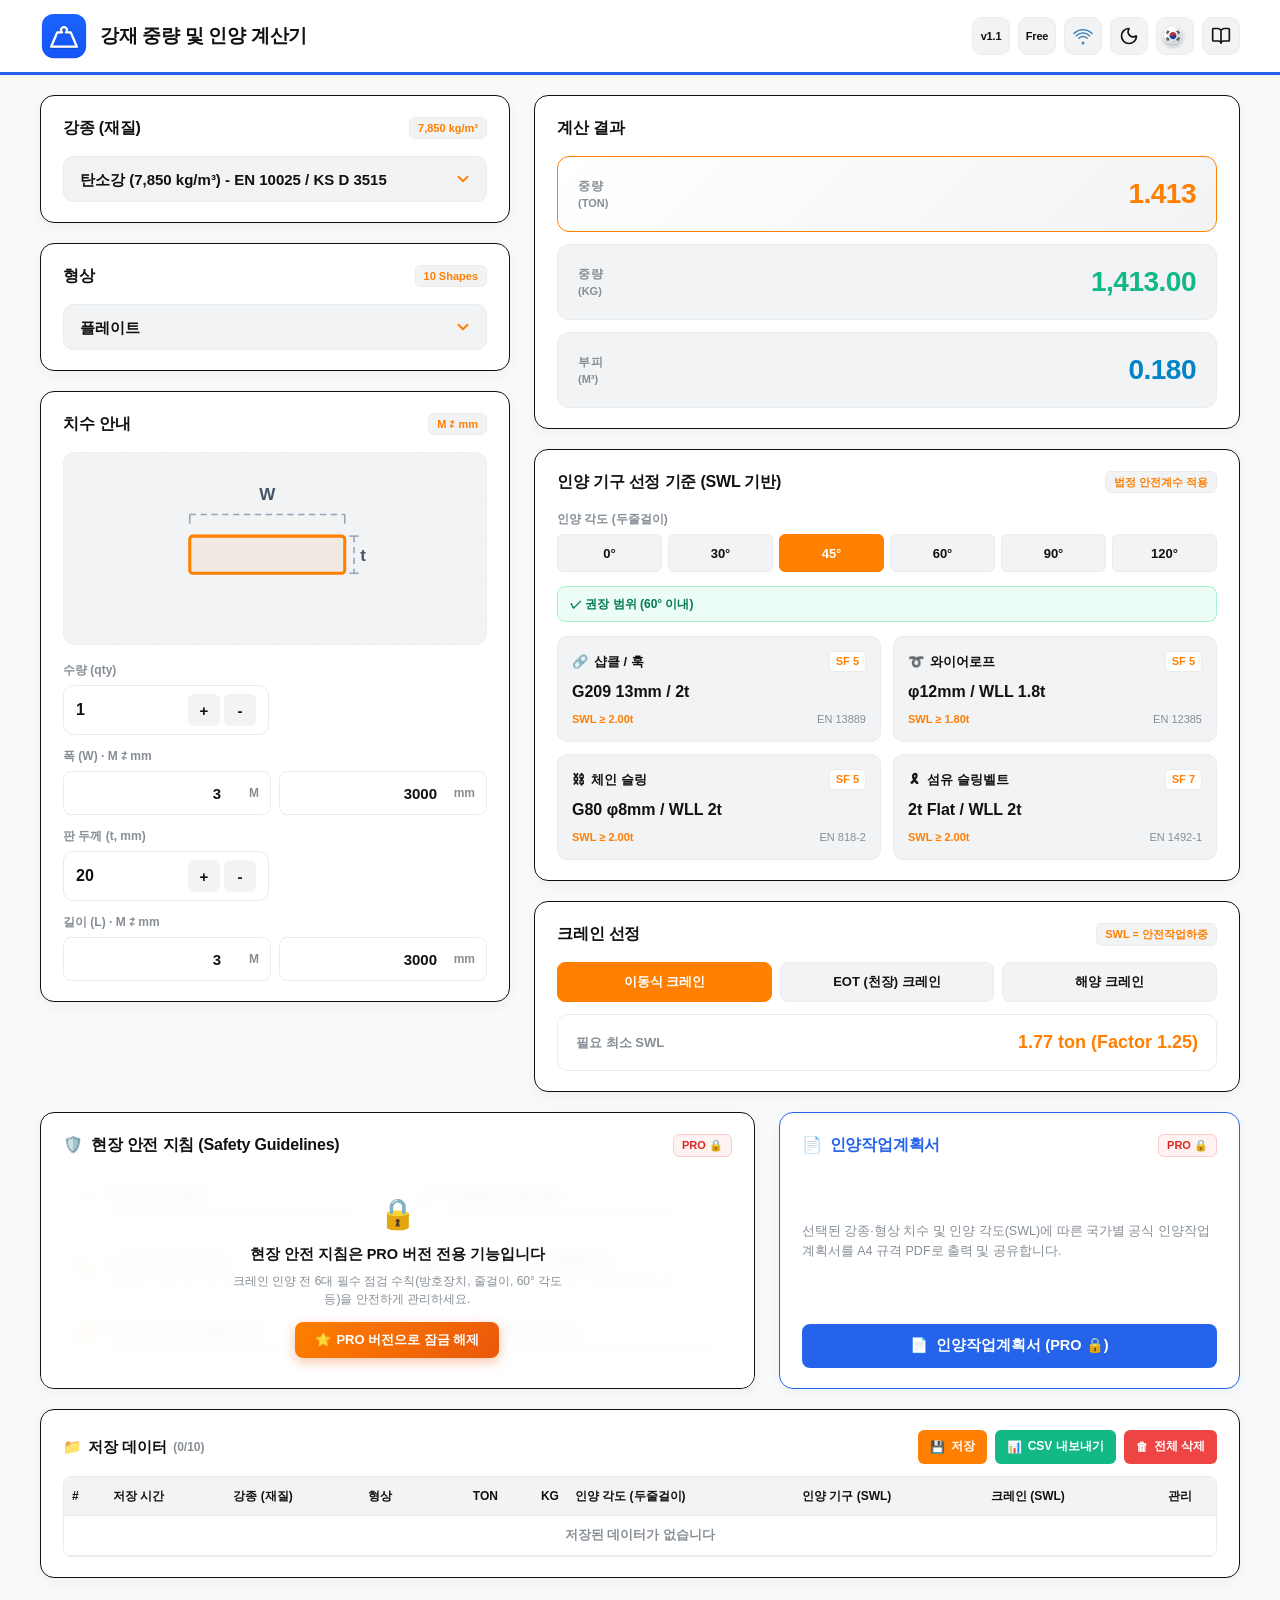
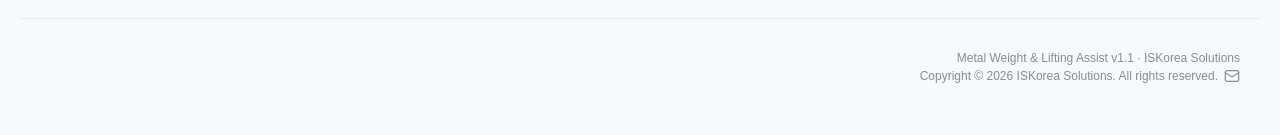
<file: index.html>
<!doctype html>
<html lang="ko">
<head>
  <meta charset="UTF-8" />
  <meta name="viewport" content="width=device-width, initial-scale=1.0, maximum-scale=1.0, user-scalable=no, viewport-fit=cover" />
  <meta name="theme-color" content="#ff7f00" />
  <meta name="application-name" content="Metal Weight & Lifting Assist" />
  <meta name="apple-mobile-web-app-capable" content="yes" />
  <meta name="apple-mobile-web-app-status-bar-style" content="default" />
  <meta name="apple-mobile-web-app-title" content="MWL Assist" />

  <title>강재 중량 및 인양 계산기</title>

  <!-- Favicon & Icons (Clean transparent squircle without black background) -->
  <link rel="icon" type="image/svg+xml" href="icons/wcl-logo.svg?v=1.1" />
  <link rel="icon" type="image/x-icon" href="favicon.ico?v=1.1" />
  <link rel="shortcut icon" href="favicon.ico?v=1.1" />
  <link rel="icon" type="image/png" sizes="32x32" href="icons/m-icon-clean.png?v=1.1" />
  <link rel="icon" type="image/png" sizes="192x192" href="icons/m-icon.png?v=1.1" />
  <link rel="apple-touch-icon" sizes="180x180" href="icons/m-icon.png?v=1.1" />

  <!-- Preload fonts & Stylesheet -->
  <link rel="stylesheet" href="css/style.css?v=1.1" />
</head>
<body>

  <!-- Top Header -->
  <header class="top-header">
    <div class="header-inner">
      <div class="brand-wrap" onclick="window.scrollTo({top:0, behavior:'smooth'})">
        <div class="app-logo-box">
          <img src="icons/wcl-logo.svg?v=1.1" alt="MWL Logo" />
        </div>
        <div class="brand-text">
          <h1 id="appTitle">
            <span class="title-full" data-i18n="appTitleFull">강재 중량 및 인양 계산기</span>
            <span class="title-short" data-i18n="appTitleShort">강재 중량·인양</span>
          </h1>
        </div>
      </div>

      <div class="header-actions">
        <!-- App Version Badge to the left of Pro -->
        <span class="hdr-btn hdr-btn-ver version-badge" id="appVersionBadge" title="Version 1.1">v1.1</span>

        <!-- Compact Pro & Offline controls unified into .hdr-btn style (matching theme & help) -->
        <button type="button" id="proBadge" class="hdr-btn hdr-btn-pro pro-badge-compact is-pro" title="License: PRO" data-i18n-title="proModalTitleManage">Pro</button>
        <div id="netStatusBadge" class="hdr-btn hdr-btn-net net-badge-compact online" title="Offline Ready" data-i18n-title="offlineSupported">
          <svg class="wifi-svg" viewBox="0 0 24 24" width="20" height="20" fill="currentColor">
            <path d="M12 18.5a1.8 1.8 0 1 1 0 3.6 1.8 1.8 0 0 1 0-3.6zm-4.3-3.2a6.1 6.1 0 0 1 8.6 0 .9.9 0 0 0 1.3-1.3 7.9 7.9 0 0 0-11.2 0 .9.9 0 0 0 1.3 1.3zm-2.9-2.9a10.2 10.2 0 0 1 14.4 0 .9.9 0 0 0 1.3-1.3 12 12 0 0 0-17 0 .9.9 0 0 0 1.3 1.3zm-2.9-2.9a14.3 14.3 0 0 1 20.2 0 .9.9 0 0 0 1.3-1.3 16.1 16.1 0 0 0-22.8 0 .9.9 0 0 0 1.3 1.3z"/>
          </svg>
        </div>

        <button type="button" class="hdr-btn" id="btnDarkMode" title="Toggle Theme" data-i18n-title="darkModeToggle">
          <svg viewBox="0 0 24 24" width="20" height="20" stroke="currentColor" stroke-width="2" fill="none"><path d="M20.985 12.486a9 9 0 1 1-9.473-9.472c.405-.022.617.46.402.803a6 6 0 0 0 8.268 8.268c.344-.215.825-.004.803.401"/></svg>
        </button>

        <!-- Circular Flag Language Dropdown (Space-saving) -->
        <div class="lang-dropdown-wrap">
          <button type="button" class="hdr-btn lang-btn" id="btnLangDropdown" title="Language / 언어 선택" aria-label="Language Select">
            <span id="currentFlagIcon" class="flag-icon-circle"></span>
            <svg class="lang-caret" viewBox="0 0 10 6" width="8" height="6" fill="currentColor"><path d="M0 0l5 5 5-5z"/></svg>
          </button>
          <div id="langDropdownMenu" class="lang-dropdown-menu hidden">
            <button type="button" class="lang-item" data-lang="ko">
              <span class="flag-icon-circle" data-flag="ko"></span>
              <span class="lang-name">한국어</span>
              <span class="lang-code">KO</span>
            </button>
            <button type="button" class="lang-item" data-lang="en">
              <span class="flag-icon-circle" data-flag="en"></span>
              <span class="lang-name">English</span>
              <span class="lang-code">EN</span>
            </button>
            <button type="button" class="lang-item" data-lang="zh">
              <span class="flag-icon-circle" data-flag="zh"></span>
              <span class="lang-name">中文</span>
              <span class="lang-code">ZH</span>
            </button>
            <button type="button" class="lang-item" data-lang="ja">
              <span class="flag-icon-circle" data-flag="ja"></span>
              <span class="lang-name">日本語</span>
              <span class="lang-code">JA</span>
            </button>
            <button type="button" class="lang-item" data-lang="es">
              <span class="flag-icon-circle" data-flag="es"></span>
              <span class="lang-name">Español</span>
              <span class="lang-code">ES</span>
            </button>
          </div>
        </div>

        <button type="button" class="hdr-btn" id="btnManual" title="Manual" data-i18n-title="manualAndHelp">
          <svg viewBox="0 0 24 24" width="20" height="20" stroke="currentColor" stroke-width="2" fill="none"><path d="M12 7v14"/><path d="M3 18a1 1 0 0 1-1-1V4a1 1 0 0 1 1-1h5a4 4 0 0 1 4 4 4 4 0 0 1 4-4h5a1 1 0 0 1 1 1v13a1 1 0 0 1-1 1h-6a3 3 0 0 0-3 3 3 3 0 0 0-3-3z"/></svg>
        </button>
      </div>
    </div>
    <!-- 기존 파란색 수평선 유지 -->
    <div class="blue-divider"></div>
  </header>

  <!-- Modal Overlay -->
  <div id="subPageModal" class="modal-overlay hidden">
    <div class="modal-card">
      <div class="modal-header">
        <strong id="subPageTitle" class="modal-title" data-i18n="manualAndHelp">매뉴얼 및 안내</strong>
        <button type="button" class="modal-close-btn" id="closeModalBtn" data-i18n="closeModal">✕ 닫기</button>
      </div>
      <div id="subPageBody" class="modal-body"></div>
    </div>
  </div>

  <!-- Main Container -->
  <main class="main-container">
    <div class="two-col-grid">

      <!-- Left Column: Material, Shape, Dimensions -->
      <div class="col-left">
        <!-- 1. 강종 (재질) -->
        <section class="outline-card" id="materialSelectCard">
          <div class="card-header-row">
            <h2 class="card-title" data-i18n="material">강종 (재질)</h2>
            <span class="card-badge" id="matBadge">EN · KS 규격</span>
          </div>
          <div class="shape-dropdown-wrap">
            <select id="materialSelectDropdown" class="shape-dropdown-select" aria-label="Material Select"></select>
          </div>
        </section>

        <!-- 2. 형상 선택 -->
        <section class="outline-card" id="shapeSelectCard">
          <div class="card-header-row">
            <h2 class="card-title" data-i18n="shape">형상</h2>
            <span class="card-badge">10 Shapes</span>
          </div>
          <div class="shape-dropdown-wrap">
            <select id="shapeSelectDropdown" class="shape-dropdown-select" aria-label="Shape Select"></select>
          </div>
        </section>

        <!-- 3. 치수 안내 및 입력 -->
        <section class="outline-card">
          <div class="card-header-row">
            <h2 class="card-title" data-i18n="inputGuide">치수 안내 및 입력</h2>
            <span class="card-badge">M ⇄ mm</span>
          </div>
          <div class="dim-container">
            <div id="diagramBox" class="diagram-box"></div>
            <div id="dimFieldsGrid" class="dim-fields-grid"></div>
          </div>
        </section>
      </div>

      <!-- Right Column: Results, Rigging Selection, Crane, Records -->
      <div class="col-right">
        <!-- 4. 계산 결과 -->
        <section class="outline-card">
          <div class="card-header-row">
            <h2 class="card-title" data-i18n="results">계산 결과</h2>
          </div>
          <div class="results-stack">
            <div class="res-banner primary">
              <div class="res-label-wrap">
                <span class="res-label" data-i18n="weight">중량</span>
                <span style="font-size:11px; font-weight:800; color:var(--text-muted);">(TON)</span>
              </div>
              <div class="res-val orange" id="resWeightTon">0.000</div>
            </div>

            <div class="res-banner">
              <div class="res-label-wrap">
                <span class="res-label" data-i18n="weight">중량</span>
                <span style="font-size:11px; font-weight:800; color:var(--text-muted);">(KG)</span>
              </div>
              <div class="res-val green" id="resWeightKg">0.00</div>
            </div>

            <div class="res-banner">
              <div class="res-label-wrap">
                <span class="res-label" data-i18n="volume">부피</span>
                <span style="font-size:11px; font-weight:800; color:var(--text-muted);">(M³)</span>
              </div>
              <div class="res-val blue" id="resVolume">0.000</div>
            </div>
          </div>
        </section>

        <!-- 5. 인양 기구 선정 기준 (SWL) -->
        <section class="outline-card">
          <div class="card-header-row">
            <h2 class="card-title" data-i18n="liftingGuide">인양 기구 선정 기준 (SWL 기반)</h2>
            <span class="card-badge" data-i18n="safetyFactor">법정 안전계수 적용</span>
          </div>

          <div style="font-size:12px; font-weight:700; color:var(--text-muted); margin-bottom:6px;" data-i18n="angleLabel">
            인양 각도 (두줄걸이)
          </div>
          <div class="angle-toggle-group">
            <button type="button" class="angle-btn" data-angle="0">0°</button>
            <button type="button" class="angle-btn" data-angle="30">30°</button>
            <button type="button" class="angle-btn active" data-angle="45">45°</button>
            <button type="button" class="angle-btn" data-angle="60">60°</button>
            <button type="button" class="angle-btn" data-angle="90">90°</button>
            <button type="button" class="angle-btn" data-angle="120">120°</button>
          </div>

          <div id="angleWarnBox" class="angle-warn-box ok">
            ✓ 권장 범위 (60° 이내)
          </div>

          <!-- 4 Gear Selection Cards -->
          <div class="gear-grid">
            <!-- Shackle -->
            <div class="gear-card">
              <div class="gear-header">
                <span class="gear-title">🔗 <span data-i18n="shackle">샵클 / 훅</span></span>
                <span class="gear-sf">SF 5</span>
              </div>
              <div class="gear-val" id="gearShackle">G209 13mm / 2t</div>
              <div class="gear-footer">
                <span id="gearShackleWll" class="gear-swl">SWL ≥ 2.00t</span>
                <span>EN 13889</span>
              </div>
            </div>

            <!-- Wire Rope -->
            <div class="gear-card">
              <div class="gear-header">
                <span class="gear-title">➰ <span data-i18n="wireRope">와이어로프</span></span>
                <span class="gear-sf">SF 5</span>
              </div>
              <div class="gear-val" id="gearWire">φ14mm / WLL 2.44t</div>
              <div class="gear-footer">
                <span id="gearWireWll" class="gear-swl">SWL ≥ 2.44t</span>
                <span>EN 12385</span>
              </div>
            </div>

            <!-- Chain Sling -->
            <div class="gear-card">
              <div class="gear-header">
                <span class="gear-title">⛓ <span data-i18n="chainSling">체인 슬링</span></span>
                <span class="gear-sf">SF 5</span>
              </div>
              <div class="gear-val" id="gearChain">G80 φ8mm / WLL 2.0t</div>
              <div class="gear-footer">
                <span id="gearChainWll" class="gear-swl">SWL ≥ 2.00t</span>
                <span>EN 818-2</span>
              </div>
            </div>

            <!-- Textile Sling -->
            <div class="gear-card">
              <div class="gear-header">
                <span class="gear-title">🎗 <span data-i18n="textileSling">섬유 슬링벨트</span></span>
                <span class="gear-sf">SF 7</span>
              </div>
              <div class="gear-val" id="gearTextile">2t Flat / WLL 2.0t</div>
              <div class="gear-footer">
                <span id="gearTextileWll" class="gear-swl">SWL ≥ 2.00t</span>
                <span>EN 1492-1</span>
              </div>
            </div>
          </div>
        </section>

        <!-- 6. 크레인 선정 -->
        <section class="outline-card">
          <div class="card-header-row">
            <h2 class="card-title" data-i18n="crane">크레인 선정</h2>
            <span class="card-badge" data-i18n="swlNote">SWL = 안전작업하중</span>
          </div>
          <div class="crane-toggle-group">
            <button type="button" class="crane-btn active" data-crane="mobile" data-i18n="mobile">이동식 크레인</button>
            <button type="button" class="crane-btn" data-crane="eot" data-i18n="eot">EOT 크레인</button>
            <button type="button" class="crane-btn" data-crane="marine" data-i18n="marine">해양 크레인</button>
          </div>
          <div class="crane-result-box">
            <div style="font-size:13px; font-weight:800; color:var(--text-muted);" data-i18n="craneSwl">필요 최소 SWL</div>
            <div style="font-size:18px; font-weight:900; color:var(--brand-orange);" id="craneSwlVal">0.00 ton</div>
          </div>
        </section>
      </div>
    </div>

    <!-- Bottom Tools Row (Full Width on PC: Safety Guidelines + Lifting Plan) -->
    <div class="bottom-tools-grid">
      <!-- 6-1. 현장 안전 지침 (Safety Guidelines) -->
        <section class="outline-card" id="safetyGuidelinesCard">
          <div class="card-header-row">
            <h2 class="card-title">
              🛡️ <span data-i18n="safetyGuidelines">현장 안전 지침 (Safety Guidelines)</span>
            </h2>
            <span id="safetyBadge" class="card-badge" style="background:#fef2f2; color:#dc2626; border-color:#fecaca;" data-i18n="mandatoryRules">필수 확인 사항</span>
          </div>

          <div class="safety-guidelines-grid">
            <div class="safety-rule-item">
              <div class="rule-icon">⚡</div>
              <div class="rule-content">
                <strong data-i18n="rule1Title">1. 방호장치 점검</strong>
                <p data-i18n="rule1Desc">권과방지·과부하방지·비상정지장치 작동 상태 점검</p>
              </div>
            </div>

            <div class="safety-rule-item">
              <div class="rule-icon">🔗</div>
              <div class="rule-content">
                <strong data-i18n="rule2Title">2. 줄걸이·샤클 체결</strong>
                <p data-i18n="rule2Desc">샤클 분할핀(Split pin) 고정 및 훅 해지장치 확인</p>
              </div>
            </div>

            <div class="safety-rule-item">
              <div class="rule-icon">📐</div>
              <div class="rule-content">
                <strong data-i18n="rule3Title">3. 인양 각도 60° 준수</strong>
                <p data-i18n="rule3Desc">두줄걸이 각도 60° 이내 유지 (90° 초과 시 작업 금지)</p>
              </div>
            </div>

            <div class="safety-rule-item">
              <div class="rule-icon">🚜</div>
              <div class="rule-content">
                <strong data-i18n="rule4Title">4. 지반 지지력 & 아웃트리거</strong>
                <p data-i18n="rule4Desc">지반 침하 확인 및 아웃트리거 받침목(침목) 설치</p>
              </div>
            </div>

            <div class="safety-rule-item">
              <div class="rule-icon">🦺</div>
              <div class="rule-content">
                <strong data-i18n="rule5Title">5. 신호수 배치 & 통제구역</strong>
                <p data-i18n="rule5Desc">유자격 신호수 배치 및 선회 반경 내 출입통제선 설치</p>
              </div>
            </div>

            <div class="safety-rule-item">
              <div class="rule-icon">⏱️</div>
              <div class="rule-content">
                <strong data-i18n="rule6Title">6. 시험 인양 (Trial Lift)</strong>
                <p data-i18n="rule6Desc">지면 10~20cm 권상 후 무게중심 및 브레이크 제동 확인</p>
              </div>
            </div>
          </div>

          <!-- Free Version Lock Overlay -->
          <div id="safetyLockOverlay" class="safety-lock-overlay">
            <div class="safety-lock-content">
              <div style="font-size:30px; margin-bottom:8px;">🔒</div>
              <strong style="font-size:14.5px; color:var(--text-primary); display:block; margin-bottom:6px;" data-i18n="safetyLockedTitle">현장 안전 지침은 PRO 버전 전용 기능입니다</strong>
              <p style="font-size:12px; color:var(--text-muted); max-width:340px; margin:0 auto 14px auto; line-height:1.5;" data-i18n="safetyLockedSub">크레인 인양 전 6대 필수 점검 수칙(방호장치, 줄걸이, 60° 각도 등)을 안전하게 관리하세요.</p>
              <button type="button" class="btn-unlock-pro-inline" id="btnUnlockSafety">
                ⭐ <span data-i18n="btnUnlockPro">PRO 버전으로 잠금 해제</span>
              </button>
            </div>
          </div>
        </section>

        <!-- 7. 인양작업계획서 (저장 데이터 위 배치) -->
        <section class="outline-card" id="liftingPlanCard" style="border-color:#2563eb;">
          <div class="card-header-row">
            <h2 class="card-title" style="color:#2563eb;">
              📄 <span data-i18n="planCardTitle">인양작업계획서</span>
            </h2>
            <span id="liftingPlanBadge" class="card-badge" style="background:#eff6ff; color:#2563eb; border-color:#bfdbfe;" data-i18n="planCardBadge">A4 법정 서식</span>
          </div>
          <div style="font-size:12.5px; color:var(--text-muted); line-height:1.55; margin-bottom:14px;" data-i18n="planCardDesc">
            선택된 강종·형상 치수 및 인양 각도(SWL)에 따른 국가별 공식 인양작업계획서를 A4 규격 PDF로 출력 및 공유합니다.
          </div>
          <button type="button" class="action-btn" id="btnExportPlan" style="width:100%; height:44px; flex:none; background-color:#2563eb; color:#fff; font-size:14.5px; font-weight:900;" title="Critical Lift Plan (PDF)">
            📄 <span id="lblPlanBtnText">인양작업계획서 (PRO 🔒)</span>
          </button>
        </section>
    </div>

    <!-- 8. 저장 데이터 목록 (Full Width) -->
        <section class="outline-card">
          <div class="records-header">
            <div style="font-size:15px; font-weight:800; display:flex; align-items:center; gap:6px;">
              📁 <span data-i18n="savedList">저장 데이터</span>
              <span id="recordsCount" style="color:var(--text-muted); font-size:12px;">(0/10)</span>
            </div>
            <div class="rec-actions">
              <button type="button" class="rec-btn save" id="btnSave" title="Save Calculation">
                💾 <span data-i18n="saveResult">저장</span>
              </button>
              <button type="button" class="rec-btn export" id="btnExportCSV">
                📊 <span data-i18n="exportCSV">CSV 내보내기</span>
              </button>
              <button type="button" class="rec-btn delete" id="btnClearAll">
                🗑 <span data-i18n="deleteAll">전체 삭제</span>
              </button>
            </div>
          </div>

          <div class="table-responsive">
            <table class="records-table">
              <thead>
                <tr>
                  <th>#</th>
                  <th data-i18n="savedAt">저장 시간</th>
                  <th data-i18n="material">강종</th>
                  <th data-i18n="shape">형상</th>
                  <th style="text-align:right;">TON</th>
                  <th style="text-align:right;">KG</th>
                  <th data-i18n="angleLabel">인양 각도</th>
                  <th data-i18n="riggingSummary">인양 기구 (SWL)</th>
                  <th data-i18n="craneSummary">크레인 (SWL)</th>
                  <th style="text-align:center;" data-i18n="actionCol">관리</th>
                </tr>
              </thead>
              <tbody id="recordsTbody">
                <tr><td colspan="10" class="empty-records" data-i18n="noSaved">저장된 데이터가 없습니다.</td></tr>
              </tbody>
            </table>
          </div>
        </section>
  </main>

  <footer class="app-footer">
    Metal Weight & Lifting Assist v1.1 · ISKorea Solutions<br>
    <span style="display:inline-flex;align-items:center;justify-content:flex-end;gap:6px;"><span>Copyright © 2026 ISKorea Solutions. All rights reserved.</span><a href="mailto:isksolution555@gmail.com" title="Contact" aria-label="Contact Email" style="display:inline-flex;align-items:center;justify-content:center;color:inherit;text-decoration:none;"><svg viewBox="0 0 24 24" width="16" height="16" fill="none" stroke="currentColor" stroke-width="1.8" stroke-linecap="round" stroke-linejoin="round"><rect x="2" y="4" width="20" height="16" rx="2"/><path d="m22 7-8.97 5.7a1.94 1.94 0 0 1-2.06 0L2 7"/></svg></a></span>
  </footer>

  <!-- Modular Scripts -->
  <script src="js/i18n.js?v=1.1"></script>
  <script src="js/calculator.js?v=1.1"></script>
  <script src="js/data_store.js?v=1.1"></script>
  <script src="js/diagrams.js?v=1.1"></script>
  <script src="js/help_manual.js?v=1.1"></script>
  <script src="js/lifting_plan.js?v=1.1"></script>
  <script src="js/license.js?v=1.1"></script>
  <script src="js/main.js?v=1.1"></script>
<script>
if (!sessionStorage.getItem('iskHit_wcl')) {
  sessionStorage.setItem('iskHit_wcl', '1');
  fetch('https://stats.iskorea.org/hit?app=wcl', { method: 'POST', keepalive: true }).catch(() => {});
}
</script>
</body>
</html>
</file>
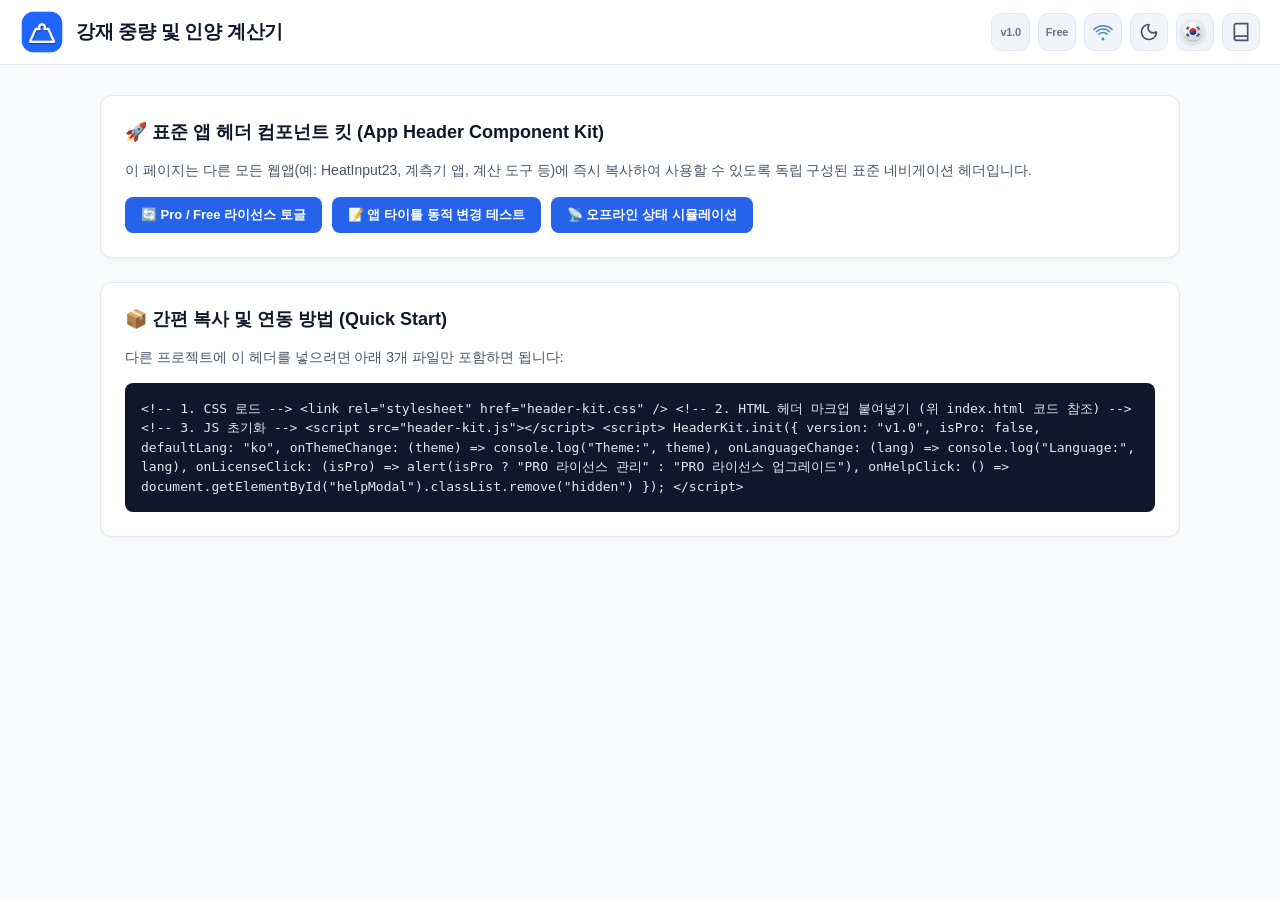
<file: shared-header-kit/index.html>
<!DOCTYPE html>
<html lang="ko">
<head>
  <meta charset="UTF-8" />
  <meta name="viewport" content="width=device-width, initial-scale=1.0, maximum-scale=1.0, user-scalable=no, viewport-fit=cover" />
  <title>강재 중량 및 인양 계산기 (Header Component Kit)</title>

  <!-- Component Kit CSS -->
  <link rel="stylesheet" href="header-kit.css" />

  <style>
    /* Demo Page Container Styles */
    body {
      margin: 0;
      padding: 0;
      font-family: -apple-system, BlinkMacSystemFont, "Pretendard", "Segoe UI", Roboto, sans-serif;
      background: var(--hdr-bg-body);
      color: var(--hdr-text-primary);
      min-height: 100vh;
      transition: background-color 0.25s ease, color 0.25s ease;
    }

    .demo-container {
      max-width: 1080px;
      margin: 30px auto;
      padding: 0 20px;
    }

    .demo-card {
      background: var(--hdr-bg-card);
      border: 1px solid var(--hdr-border);
      border-radius: 12px;
      padding: 24px;
      margin-bottom: 24px;
      box-shadow: var(--hdr-shadow-sm);
    }

    .demo-card h2 {
      margin-top: 0;
      font-size: 18px;
      font-weight: 800;
      color: var(--hdr-text-primary);
    }

    .demo-card p {
      font-size: 14px;
      color: var(--hdr-text-secondary);
      line-height: 1.6;
    }

    .interactive-ctrls {
      display: flex;
      flex-wrap: wrap;
      gap: 10px;
      margin-top: 16px;
    }

    .btn-test {
      padding: 9px 16px;
      background: var(--hdr-primary);
      color: #fff;
      border: none;
      border-radius: 8px;
      font-size: 13px;
      font-weight: 700;
      cursor: pointer;
      transition: opacity 0.15s;
    }

    .btn-test:hover {
      opacity: 0.9;
    }

    .code-box {
      background: #0f172a;
      color: #e2e8f0;
      padding: 16px;
      border-radius: 8px;
      font-family: Consolas, Monaco, monospace;
      font-size: 13px;
      overflow-x: auto;
      line-height: 1.5;
    }

    /* Modal for Help demo */
    .modal-overlay {
      position: fixed;
      inset: 0;
      background: rgba(0, 0, 0, 0.6);
      backdrop-filter: blur(4px);
      z-index: 2000;
      display: flex;
      align-items: center;
      justify-content: center;
      padding: 16px;
      animation: modalFadeIn 0.2s ease-out;
    }

    .modal-overlay.hidden {
      display: none;
    }

    .modal-card {
      background: var(--hdr-bg-card);
      border: 1px solid var(--hdr-border);
      border-radius: 14px;
      width: 100%;
      max-width: 520px;
      max-height: 85vh;
      overflow-y: auto;
      box-shadow: 0 10px 30px rgba(0,0,0,0.3);
      padding: 24px;
    }

    .modal-header {
      display: flex;
      justify-content: space-between;
      align-items: center;
      margin-bottom: 16px;
      padding-bottom: 12px;
      border-bottom: 1px solid var(--hdr-border);
    }

    .modal-title {
      font-size: 17px;
      font-weight: 800;
    }

    .modal-close-btn {
      background: none;
      border: none;
      font-size: 14px;
      font-weight: 700;
      color: var(--hdr-text-muted);
      cursor: pointer;
    }
  </style>
</head>
<body>

  <!-- ======================================================== -->
  <!-- 🌟 REUSABLE APP HEADER COMPONENT                         -->
  <!-- ======================================================== -->
  <header class="top-header">
    <div class="header-inner">
      <!-- Left: Logo & Title (Responsive: Full/Short) -->
      <div class="brand-wrap" onclick="window.scrollTo({top:0, behavior:'smooth'})">
        <div class="app-logo-box">
          <img src="icons/app-logo.png" alt="App Logo" />
        </div>
        <div class="brand-text">
          <h1 id="appTitle">
            <span class="title-full">강재 중량 및 인양 계산기</span>
            <span class="title-short">강재 중량·인양</span>
          </h1>
        </div>
      </div>

      <!-- Right: Unified Action Controls -->
      <div class="header-actions">
        <!-- 1. Version Badge -->
        <span class="hdr-btn hdr-btn-ver" id="appVersionBadge" title="Version 1.0">v1.0</span>

        <!-- 2. License Badge (Pro / Free) -->
        <button type="button" id="proBadge" class="hdr-btn hdr-btn-pro" title="License Status">Free</button>

        <!-- 3. Network Status Badge (WiFi) -->
        <div id="netStatusBadge" class="hdr-btn hdr-btn-net online" title="Online & Offline Ready">
          <svg class="wifi-svg" viewBox="0 0 24 24" width="20" height="20" fill="currentColor">
            <path d="M12 18.5a1.8 1.8 0 1 1 0 3.6 1.8 1.8 0 0 1 0-3.6zm-4.3-3.2a6.1 6.1 0 0 1 8.6 0 .9.9 0 0 0 1.3-1.3 7.9 7.9 0 0 0-11.2 0 .9.9 0 0 0 1.3 1.3zm-2.9-2.9a10.2 10.2 0 0 1 14.4 0 .9.9 0 0 0 1.3-1.3 12 12 0 0 0-17 0 .9.9 0 0 0 1.3 1.3zm-2.9-2.9a14.3 14.3 0 0 1 20.2 0 .9.9 0 0 0 1.3-1.3 16.1 16.1 0 0 0-22.8 0 .9.9 0 0 0 1.3 1.3z"/>
          </svg>
        </div>

        <!-- 4. Theme Toggle (Dark / Light) -->
        <button type="button" class="hdr-btn" id="btnDarkMode" title="Toggle Dark/Light Mode">
          <svg viewBox="0 0 24 24" width="20" height="20" stroke="currentColor" stroke-width="2" fill="none">
            <path d="M20.985 12.486a9 9 0 1 1-9.473-9.472c.405-.022.617.46.402.803a6 6 0 0 0 8.268 8.268c.344-.215.825-.004.803.401"/>
          </svg>
        </button>

        <!-- 5. Circular Flag Language Dropdown -->
        <div class="lang-dropdown-wrap">
          <button type="button" class="hdr-btn lang-btn" id="btnLangDropdown" title="Select Language">
            <span id="currentFlagIcon" class="flag-icon-circle">
              <img src="icons/flag_ko.png" alt="KO" />
            </span>
            <svg class="lang-caret" viewBox="0 0 10 6" width="8" height="6" fill="currentColor">
              <path d="M0 0l5 5 5-5z"/>
            </svg>
          </button>
          <div id="langDropdownMenu" class="lang-dropdown-menu hidden">
            <button type="button" class="lang-item active" data-lang="ko">
              <span class="flag-icon-circle"><img src="icons/flag_ko.png" alt="KO" /></span>
              <span>한국어</span>
            </button>
            <button type="button" class="lang-item" data-lang="en">
              <span class="flag-icon-circle"><img src="icons/flag_en.png" alt="EN" /></span>
              <span>English</span>
            </button>
            <button type="button" class="lang-item" data-lang="zh">
              <span class="flag-icon-circle"><img src="icons/flag_zh.png" alt="ZH" /></span>
              <span>简体中文</span>
            </button>
            <button type="button" class="lang-item" data-lang="ja">
              <span class="flag-icon-circle"><img src="icons/flag_ja.png" alt="JA" /></span>
              <span>日本語</span>
            </button>
            <button type="button" class="lang-item" data-lang="es">
              <span class="flag-icon-circle"><img src="icons/flag_es.png" alt="ES" /></span>
              <span>Español</span>
            </button>
          </div>
        </div>

        <!-- 6. Help / Manual Button -->
        <button type="button" class="hdr-btn" id="btnManual" title="User Manual & Help">
          <svg viewBox="0 0 24 24" width="20" height="20" stroke="currentColor" stroke-width="2" fill="none">
            <path d="M4 19.5A2.5 2.5 0 0 1 6.5 17H20"/>
            <path d="M6.5 2H20v20H6.5A2.5 2.5 0 0 1 4 19.5v-15A2.5 2.5 0 0 1 6.5 2z"/>
          </svg>
        </button>
      </div>
    </div>
  </header>

  <!-- ======================================================== -->
  <!-- DEMO CONTENT CONTAINER                                   -->
  <!-- ======================================================== -->
  <main class="demo-container">
    <div class="demo-card">
      <h2>🚀 표준 앱 헤더 컴포넌트 킷 (App Header Component Kit)</h2>
      <p>
        이 페이지는 다른 모든 웹앱(예: HeatInput23, 계측기 앱, 계산 도구 등)에 즉시 복사하여 사용할 수 있도록 독립 구성된 표준 네비게이션 헤더입니다.
      </p>

      <div class="interactive-ctrls">
        <button type="button" class="btn-test" id="btnTogglePro">🔄 Pro / Free 라이선스 토글</button>
        <button type="button" class="btn-test" id="btnChangeTitle">📝 앱 타이틀 동적 변경 테스트</button>
        <button type="button" class="btn-test" id="btnToggleOffline">📡 오프라인 상태 시뮬레이션</button>
      </div>
    </div>

    <div class="demo-card">
      <h2>📦 간편 복사 및 연동 방법 (Quick Start)</h2>
      <p>다른 프로젝트에 이 헤더를 넣으려면 아래 3개 파일만 포함하면 됩니다:</p>
      <div class="code-box">
&lt;!-- 1. CSS 로드 --&gt;
&lt;link rel="stylesheet" href="header-kit.css" /&gt;

&lt;!-- 2. HTML 헤더 마크업 붙여넣기 (위 index.html 코드 참조) --&gt;

&lt;!-- 3. JS 초기화 --&gt;
&lt;script src="header-kit.js"&gt;&lt;/script&gt;
&lt;script&gt;
  HeaderKit.init({
    version: "v1.0",
    isPro: false,
    defaultLang: "ko",
    onThemeChange: (theme) => console.log("Theme:", theme),
    onLanguageChange: (lang) => console.log("Language:", lang),
    onLicenseClick: (isPro) => alert(isPro ? "PRO 라이선스 관리" : "PRO 라이선스 업그레이드"),
    onHelpClick: () => document.getElementById("helpModal").classList.remove("hidden")
  });
&lt;/script&gt;
      </div>
    </div>
  </main>

  <!-- Sample Help Modal -->
  <div id="helpModal" class="modal-overlay hidden">
    <div class="modal-card">
      <div class="modal-header">
        <strong class="modal-title">📖 도움말 및 가이드</strong>
        <button type="button" class="modal-close-btn" onclick="document.getElementById('helpModal').classList.add('hidden')">✕ 닫기</button>
      </div>
      <div>
        <p>헤더의 [📖] 버튼을 누르면 열리는 표준 모달 창 샘플입니다.</p>
        <p>각 앱의 용도에 맞게 매뉴얼, 라이선스 안내, 버전 릴리즈 노트를 출력할 수 있습니다.</p>
      </div>
    </div>
  </div>

  <!-- Component Kit Script -->
  <script src="header-kit.js"></script>
  <script>
    // Languages Title Dictionary
    const titles = {
      ko: { full: "강재 중량 및 인양 계산기", short: "강재 중량·인양" },
      en: { full: "Metal Weight & Lifting Calculator", short: "Weight & Lift" },
      es: { full: "Calculadora de Peso e Izaje de Acero", short: "Peso e Izaje" },
      zh: { full: "钢材重量与吊装计算器", short: "重量与吊装" },
      ja: { full: "鋼材重量・吊り上げ計算機", short: "重量・吊り上げ" }
    };

    // Initialize Header Kit
    HeaderKit.init({
      version: "v1.0",
      isPro: false,
      defaultLang: "ko",
      onThemeChange: (theme) => {
        console.log("Active theme:", theme);
      },
      onLanguageChange: (lang) => {
        console.log("Selected language:", lang);
        if (titles[lang]) {
          HeaderKit.setTitle(titles[lang].full, titles[lang].short);
        }
      },
      onLicenseClick: (isPro) => {
        alert(isPro ? "PRO 라이선스가 활성화되어 있습니다." : "Free 버전입니다. PRO 버전으로 업그레이드하시겠습니까?");
      },
      onHelpClick: () => {
        document.getElementById("helpModal").classList.remove("hidden");
      }
    });

    // Test Buttons
    let isProState = false;
    document.getElementById("btnTogglePro").addEventListener("click", () => {
      isProState = !isProState;
      HeaderKit.setLicense(isProState);
    });

    let customTitleToggle = false;
    document.getElementById("btnChangeTitle").addEventListener("click", () => {
      customTitleToggle = !customTitleToggle;
      if (customTitleToggle) {
        HeaderKit.setTitle("용접 입열량 및 냉각속도 계산기", "입열량 계산기");
        HeaderKit.setVersion("v2.3");
      } else {
        const curLang = HeaderKit.state.lang;
        HeaderKit.setTitle(titles[curLang].full, titles[curLang].short);
        HeaderKit.setVersion("v1.0");
      }
    });

    let offlineState = false;
    document.getElementById("btnToggleOffline").addEventListener("click", () => {
      offlineState = !offlineState;
      HeaderKit.state.isOnline = !offlineState;
      HeaderKit.updateNetworkStatus();
    });
  </script>
</body>
</html>
</file>
<file: css/style.css>
:root {
  --bg-main: #f8f9fa;
  --bg-card: #ffffff;
  --bg-soft: #f1f3f5;
  --text-primary: #111111;
  --text-muted: #868e96;
  --border-strong: #111111;
  --border-light: #e9ecef;
  --brand-orange: #ff7f00;
  --brand-orange-hover: #e06d00;
  --pro-green: #12b886;
  --banner-pass-bg: #8ce99a;
  --banner-fail-bg: #ffc9c9;
  --banner-text: #0b2e13;
  --focus-ring: rgba(255, 127, 0, 0.25);
  --card-shadow: 0 4px 14px rgba(0, 0, 0, 0.04);
}

html:not(.dark) {
  color-scheme: light !important;
}

html.dark {
  color-scheme: dark !important;
  --bg-main: #0f172a;
  --bg-card: #1e293b;
  --bg-soft: #334155;
  --text-primary: #f8fafc;
  --text-muted: #94a3b8;
  --border-strong: #475569;
  --border-light: #334155;
  --banner-pass-bg: #15803d;
  --banner-fail-bg: #b91c1c;
  --banner-text: #ffffff;
  --focus-ring: rgba(255, 127, 0, 0.4);
  --card-shadow: 0 6px 18px rgba(0, 0, 0, 0.35);
}

* {
  box-sizing: border-box;
  margin: 0;
  padding: 0;
}

html, body {
  overflow-x: clip;
  max-width: 100vw;
}

body {
  font-family: 'Pretendard', 'Malgun Gothic', -apple-system, BlinkMacSystemFont, 'Segoe UI', Roboto, sans-serif;
  background-color: var(--bg-main);
  color: var(--text-primary);
  -webkit-font-smoothing: antialiased;
  min-height: 100vh;
  line-height: 1.5;
}

.hidden {
  display: none !important;
}

/* ===================================================
   TOP HEADER (heat.iskorea.org style)
   =================================================== */
.top-header {
  background-color: var(--bg-card);
  position: sticky;
  top: 0;
  z-index: 100;
  box-shadow: 0 1px 3px rgba(0, 0, 0, 0.05);
}

.header-inner {
  max-width: 1240px;
  margin: 0 auto;
  padding: 12px 20px;
  display: flex;
  justify-content: space-between;
  align-items: center;
}

.brand-wrap {
  display: flex;
  align-items: center;
  gap: 12px;
  cursor: pointer;
  user-select: none;
}

/* 로고 이미지 지원 스타일 (기존 파란색 로고 유지) */
.app-logo-box {
  width: 48px;
  height: 48px;
  border-radius: 10px;
  display: flex;
  align-items: center;
  justify-content: center;
  overflow: hidden;
  background: transparent;
  flex-shrink: 0;
}

.app-logo-box img, .app-logo-box svg {
  width: 100%;
  height: 100%;
  object-fit: contain;
  border-radius: 10px;
}

.app-logo-box {
  transition: transform 0.15s ease;
}

.app-logo-box:hover {
  transform: scale(1.05);
}

.logo-preview-overlay {
  position: fixed;
  inset: 0;
  z-index: 9999;
  display: flex;
  align-items: center;
  justify-content: center;
  background: rgba(15, 23, 42, 0.55);
  backdrop-filter: blur(4px);
  opacity: 0;
  pointer-events: none;
  transition: opacity 0.2s ease;
}

.logo-preview-overlay.show {
  opacity: 1;
  pointer-events: auto;
}

.logo-preview-img {
  width: min(240px, 60vw);
  height: min(240px, 60vw);
  object-fit: contain;
  border-radius: 28px;
  filter: drop-shadow(0 20px 40px rgba(0, 0, 0, 0.35));
  transform: scale(0.85);
  transition: transform 0.22s cubic-bezier(0.22, 1, 0.36, 1);
}

.logo-preview-overlay.show .logo-preview-img {
  transform: scale(1);
}

.brand-text h1 {
  font-size: 19px;
  font-weight: 800;
  line-height: 1.2;
  letter-spacing: -0.3px;
  margin: 0;
}

.brand-text .title-full {
  display: inline;
}

.brand-text .title-short {
  display: none;
}

/* ===================================================
   COMPACT HEADER BADGES (Version, Pro & Offline)
   =================================================== */
/* Unified Header Controls: Version Badge (Left of Pro, Matching Theme & Help style) */
.hdr-btn-ver,
.version-badge {
  height: 38px;
  min-width: 38px;
  padding: 0 8px;
  border-radius: 10px;
  border: 1px solid var(--border-light);
  background-color: var(--bg-soft);
  color: var(--text-muted);
  font-size: 11px;
  font-weight: 700;
  letter-spacing: -0.2px;
  display: inline-flex;
  align-items: center;
  justify-content: center;
  user-select: none;
  line-height: 1;
  transition: all 0.15s ease;
}

.hdr-btn-ver:hover,
.version-badge:hover {
  border-color: var(--text-secondary);
  color: var(--text-primary);
}

/* Unified Header Controls: Pro & WiFi (Matching Theme & Help button style) */
.hdr-btn-pro,
.pro-badge-compact {
  width: 38px;
  height: 38px;
  padding: 0;
  border-radius: 10px;
  border: 1px solid var(--border-light);
  background-color: var(--bg-soft);
  color: var(--text-muted);
  font-size: 11px;
  font-weight: 800;
  letter-spacing: -0.2px;
  display: inline-flex;
  align-items: center;
  justify-content: center;
  cursor: pointer;
  transition: all 0.15s ease;
  user-select: none;
  line-height: 1;
}

.hdr-btn-pro:hover,
.pro-badge-compact:hover {
  transform: translateY(-1px);
  border-color: #10b981;
  background-color: rgba(16, 185, 129, 0.08);
}

.hdr-btn-pro.is-pro,
.pro-badge-compact.is-pro {
  color: #059669;
  border-color: rgba(16, 185, 129, 0.45);
  background-color: var(--bg-soft);
}

.hdr-btn-net,
.net-badge-compact {
  width: 38px;
  height: 38px;
  padding: 0;
  border-radius: 10px;
  border: 1px solid var(--border-light);
  background-color: var(--bg-soft);
  display: inline-flex;
  align-items: center;
  justify-content: center;
  user-select: none;
  cursor: default;
  transition: all 0.15s ease;
  line-height: 1;
}

.hdr-btn-net .wifi-svg {
  width: 20px;
  height: 20px;
  color: #4686b8; /* Exact blue from uploaded WiFi icon */
  transition: all 0.2s ease;
}

.hdr-btn-net:hover,
.net-badge-compact:hover {
  border-color: #4686b8;
  transform: translateY(-1px);
}

.hdr-btn-net.offline .wifi-svg {
  color: var(--text-muted);
  opacity: 0.4;
}

html.dark .hdr-btn-pro,
html.dark .pro-badge-compact {
  background-color: var(--bg-soft);
  color: var(--text-muted);
  border-color: var(--border-light);
}

html.dark .hdr-btn-pro.is-pro,
html.dark .pro-badge-compact.is-pro {
  color: #34d399;
  border-color: rgba(52, 211, 153, 0.45);
  background-color: var(--bg-soft);
}

html.dark .hdr-btn-pro:hover,
html.dark .pro-badge-compact:hover {
  border-color: #34d399;
  background-color: rgba(52, 211, 153, 0.12);
}

html.dark .hdr-btn-net,
html.dark .net-badge-compact {
  background-color: var(--bg-soft);
  border-color: var(--border-light);
}

html.dark .hdr-btn-net .wifi-svg {
  color: #60a5fa;
}

html.dark .hdr-btn-net:hover,
html.dark .net-badge-compact:hover {
  border-color: #60a5fa;
}

html.dark .hdr-btn-ver,
html.dark .version-badge {
  background-color: var(--bg-soft);
  color: var(--text-muted);
  border-color: var(--border-light);
}

html.dark .hdr-btn-ver:hover,
html.dark .version-badge:hover {
  border-color: var(--text-secondary);
  color: var(--text-primary);
}

.header-actions {
  display: flex;
  align-items: center;
  gap: 8px;
}

.hdr-btn {
  width: 38px;
  height: 38px;
  border-radius: 10px;
  border: 1px solid var(--border-light);
  background-color: var(--bg-soft);
  color: var(--text-primary);
  display: flex;
  align-items: center;
  justify-content: center;
  cursor: pointer;
  transition: all 0.15s;
}

.hdr-btn:hover {
  border-color: #2563eb;
  color: #2563eb;
}

/* ===================================================
   CIRCULAR FLAG LANGUAGE SELECTOR (Space-saving)
   =================================================== */
.lang-dropdown-wrap {
  position: relative;
  display: inline-flex;
  align-items: center;
}

.lang-btn {
  height: 38px;
  padding: 0 8px;
  border-radius: 10px;
  cursor: pointer;
  display: inline-flex;
  align-items: center;
  justify-content: center;
  gap: 5px;
  border: 1px solid var(--border-light);
  background-color: var(--bg-soft);
  color: var(--text-primary);
  transition: all 0.2s ease;
}

.lang-btn:hover {
  border-color: #2563eb;
  background-color: var(--bg-card);
}

.flag-icon-circle {
  width: 22px;
  height: 22px;
  display: inline-flex;
  align-items: center;
  justify-content: center;
  border-radius: 50%;
  overflow: hidden;
  flex-shrink: 0;
  box-shadow: 0 1px 3px rgba(0, 0, 0, 0.15);
}

.flag-svg,
.flag-img {
  width: 100%;
  height: 100%;
  object-fit: cover;
  border-radius: 50%;
  display: block;
}

.lang-caret {
  transition: transform 0.2s ease;
  color: var(--text-muted);
}

.lang-btn.open .lang-caret {
  transform: rotate(180deg);
}

/* Dropdown Menu Popover */
.lang-dropdown-menu {
  position: absolute;
  top: calc(100% + 6px);
  right: 0;
  min-width: 154px;
  background-color: var(--bg-card);
  border: 1.5px solid var(--border-light);
  border-radius: 12px;
  padding: 6px;
  box-shadow: 0 10px 25px rgba(0, 0, 0, 0.12);
  display: flex;
  flex-direction: column;
  gap: 3px;
  z-index: 1000;
  animation: langFadeIn 0.15s ease-out;
}

@keyframes langFadeIn {
  from { opacity: 0; transform: translateY(-4px); }
  to { opacity: 1; transform: translateY(0); }
}

.lang-item {
  display: flex;
  align-items: center;
  gap: 9px;
  padding: 7px 10px;
  border-radius: 8px;
  border: none;
  background: transparent;
  color: var(--text-primary);
  font-size: 13px;
  font-weight: 700;
  cursor: pointer;
  text-align: left;
  width: 100%;
  transition: all 0.15s ease;
}

.lang-item:hover {
  background-color: var(--bg-soft);
  color: #2563eb;
}

.lang-item.active {
  background-color: rgba(37, 99, 235, 0.1);
  color: #2563eb;
  font-weight: 800;
}

.lang-name {
  flex: 1;
  white-space: nowrap;
}

.lang-code {
  font-size: 10.5px;
  font-weight: 800;
  color: var(--text-muted);
  background-color: var(--bg-soft);
  padding: 2px 6px;
  border-radius: 4px;
}

.lang-item.active .lang-code {
  color: #2563eb;
  background-color: #fff;
}

html.dark .lang-dropdown-menu {
  background-color: #1e293b;
  border-color: #334155;
  box-shadow: 0 10px 25px rgba(0, 0, 0, 0.45);
}

html.dark .lang-item.active {
  background-color: rgba(37, 99, 235, 0.22);
}

html.dark .lang-item.active .lang-code {
  background-color: #0f172a;
}

/* 상단 수평선: 기존 파란색(#2563eb) 유지 */
.blue-divider, .orange-divider {
  height: 3px;
  background-color: #2563eb;
  width: 100%;
}

/* ===================================================
   MAIN CONTAINER & GRID SYSTEM
   =================================================== */
.main-container {
  max-width: 1240px;
  width: 100%;
  margin: 0 auto;
  padding: 20px;
  display: flex;
  flex-direction: column;
  gap: 20px;
  box-sizing: border-box;
}

.two-col-grid {
  display: grid;
  grid-template-columns: 1fr;
  gap: 20px;
  width: 100%;
}

.two-col-grid > * {
  min-width: 0; /* CRITICAL: prevents blowout of grid tracks */
}

.bottom-tools-grid {
  display: grid;
  grid-template-columns: 1fr;
  gap: 20px;
  width: 100%;
}

.bottom-tools-grid > * {
  min-width: 0;
}

@media (min-width: 1024px) {
  .two-col-grid {
    grid-template-columns: minmax(420px, 470px) minmax(0, 1fr);
    align-items: start;
    gap: 24px;
  }

  .bottom-tools-grid {
    display: grid;
    grid-template-columns: 1.55fr 1fr;
    align-items: stretch;
    gap: 24px;
    width: 100%;
  }

  #liftingPlanCard {
    display: flex;
    flex-direction: column;
    justify-content: space-between;
  }
}

.col-left, .col-right {
  display: flex;
  flex-direction: column;
  gap: 20px;
  min-width: 0;
  width: 100%;
}

/* OUTLINE CARDS (Matching heat.iskorea.org) */
.outline-card {
  background-color: var(--bg-card);
  border: 1.5px solid var(--border-strong);
  border-radius: 14px;
  padding: 20px 22px;
  box-shadow: var(--card-shadow);
}

.card-header-row {
  display: flex;
  justify-content: space-between;
  align-items: center;
  margin-bottom: 16px;
}

.card-title {
  font-size: 16px;
  font-weight: 800;
  letter-spacing: -0.2px;
  color: var(--text-primary);
  display: flex;
  align-items: center;
  gap: 8px;
}

.card-badge {
  font-size: 11px;
  font-weight: 800;
  padding: 2px 8px;
  border-radius: 6px;
  background-color: var(--bg-soft);
  color: var(--brand-orange);
  border: 1px solid var(--border-light);
}

/* ===================================================
   MATERIAL SELECTION (2x2 Grid)
   =================================================== */
.material-grid {
  display: grid;
  grid-template-columns: repeat(2, minmax(0, 1fr));
  gap: 10px;
  width: 100%;
}

.material-card {
  border: 1.5px solid var(--border-light);
  border-radius: 12px;
  padding: 12px 14px;
  background-color: var(--bg-card);
  cursor: pointer;
  transition: all 0.2s ease;
  text-align: left;
  min-width: 0;
  overflow: hidden;
  box-sizing: border-box;
}

.material-card:hover {
  border-color: var(--brand-orange);
  background-color: var(--bg-soft);
}

.material-card.active {
  border-color: var(--brand-orange);
  background-color: var(--bg-soft);
  box-shadow: 0 0 0 2px var(--brand-orange);
}

.mat-title-row {
  display: flex;
  align-items: center;
  justify-content: space-between;
  gap: 6px;
  margin-bottom: 4px;
  min-width: 0;
}

.mat-name-wrap {
  display: flex;
  align-items: center;
  gap: 6px;
  min-width: 0;
  overflow: hidden;
}

.mat-dot {
  width: 9px;
  height: 9px;
  border-radius: 50%;
  flex-shrink: 0;
}

.mat-name {
  font-size: 14.5px;
  font-weight: 800;
  color: var(--text-primary);
  white-space: nowrap;
  overflow: hidden;
  text-overflow: ellipsis;
  word-break: keep-all;
}

.mat-default-tag {
  font-size: 9.5px;
  font-weight: 800;
  color: var(--text-muted);
  text-transform: uppercase;
  flex-shrink: 0;
  white-space: nowrap;
}

.mat-density {
  font-size: 13px;
  font-weight: 800;
  color: var(--brand-orange);
  margin-bottom: 2px;
  white-space: nowrap;
}

.mat-std {
  font-size: 11px;
  color: var(--text-muted);
  white-space: nowrap;
  overflow: hidden;
  text-overflow: ellipsis;
}

/* ===================================================
   SHAPE SELECTION (3x3 Grid)
   =================================================== */
/* ===================================================
   SHAPE SELECTION (Dropdown Selector)
   =================================================== */
.shape-dropdown-wrap {
  position: relative;
  width: 100%;
}

.shape-dropdown-select {
  width: 100%;
  height: 46px;
  padding: 0 42px 0 16px;
  border-radius: 10px;
  border: 1.5px solid var(--border-light);
  background-color: var(--bg-soft);
  color: var(--text-primary);
  font-size: 15px;
  font-weight: 800;
  cursor: pointer;
  appearance: none;
  -webkit-appearance: none;
  background-image: url("data:image/svg+xml,%3Csvg xmlns='http://www.w3.org/2000/svg' width='18' height='18' viewBox='0 0 24 24' fill='none' stroke='%23ff7f00' stroke-width='2.5' stroke-linecap='round' stroke-linejoin='round'%3E%3Cpolyline points='6 9 12 15 18 9'%3E%3C/polyline%3E%3C/svg%3E");
  background-repeat: no-repeat;
  background-position: right 14px center;
  transition: all 0.2s ease;
  box-sizing: border-box;
}

.shape-dropdown-select:hover {
  border-color: var(--brand-orange);
}

.shape-dropdown-select:focus {
  outline: none;
  border-color: var(--brand-orange);
  box-shadow: 0 0 0 3px var(--focus-ring);
  background-color: var(--bg-card);
}

html.dark .shape-dropdown-select {
  background-color: #1e293b;
  border-color: #334155;
  color: #f8fafc;
}

.shape-grid {
  display: grid;
  grid-template-columns: repeat(3, 1fr);
  gap: 10px;
}

.shape-btn {
  height: 44px;
  border: 1.5px solid var(--border-light);
  border-radius: 8px;
  background-color: var(--bg-card);
  color: var(--text-primary);
  font-size: 14px;
  font-weight: 800;
  cursor: pointer;
  transition: all 0.15s ease;
  display: flex;
  align-items: center;
  justify-content: center;
}

.shape-btn:hover {
  border-color: var(--brand-orange);
  background-color: var(--bg-soft);
}

.shape-btn.active {
  background-color: var(--brand-orange);
  border-color: var(--brand-orange);
  color: #ffffff;
}

/* ===================================================
   DIMENSION INPUTS & DIAGRAM WRAPPER
   =================================================== */
.dim-container {
  display: flex;
  flex-direction: column;
  gap: 16px;
}

.diagram-box {
  width: 100%;
  min-height: 190px;
  border: 1px dashed var(--border-light);
  border-radius: 12px;
  background-color: var(--bg-soft);
  display: flex;
  align-items: center;
  justify-content: center;
  padding: 18px 20px;
  box-sizing: border-box;
}

.shape-svg {
  max-width: 250px;
  max-height: 155px;
  width: 100%;
  height: auto;
  overflow: visible;
}

.dim-fields-grid {
  display: grid;
  grid-template-columns: 1fr 1fr;
  gap: 12px;
}

.full-col {
  grid-column: span 2;
}

.field-wrapper {
  display: flex;
  flex-direction: column;
  gap: 6px;
}

.field-lbl {
  font-size: 12px;
  font-weight: 700;
  color: var(--text-muted);
}

/* STEPPER BOX (heat.iskorea.org style) */
.stepper-box {
  border: 1px solid var(--border-light);
  border-radius: 10px;
  padding: 8px 12px;
  display: flex;
  align-items: center;
  justify-content: space-between;
  gap: 8px;
  background-color: var(--bg-card);
}

.stepper-box:focus-within {
  border-color: var(--brand-orange);
  box-shadow: 0 0 0 2px var(--focus-ring);
}

.stepper-info {
  flex: 1;
  display: flex;
  flex-direction: column;
}

.stepper-info input {
  width: 100%;
  border: none;
  background: transparent;
  color: var(--text-primary);
  font-size: 16px;
  font-weight: 800;
  outline: none;
}

.stepper-btns {
  display: flex;
  gap: 4px;
}

.step-btn {
  width: 32px;
  height: 32px;
  border: none;
  border-radius: 6px;
  background-color: var(--bg-soft);
  color: var(--text-primary);
  font-size: 15px;
  font-weight: 800;
  cursor: pointer;
  display: flex;
  align-items: center;
  justify-content: center;
  transition: all 0.15s;
}

.step-btn:hover {
  background-color: var(--brand-orange);
  color: #fff;
}

/* DUAL UNIT INPUT (M ⇄ mm) */
.dual-unit-wrap {
  display: grid;
  grid-template-columns: 1fr 1fr;
  gap: 8px;
}

.unit-field {
  position: relative;
  display: flex;
  align-items: center;
}

.unit-input {
  width: 100%;
  height: 44px;
  border: 1px solid var(--border-light);
  border-radius: 8px;
  background-color: var(--bg-card);
  color: var(--text-primary);
  font-size: 15px;
  font-weight: 800;
  padding: 0 34px 0 12px;
  outline: none;
  text-align: right;
  transition: all 0.15s;
}

.unit-input:focus {
  border-color: var(--brand-orange);
  box-shadow: 0 0 0 2px var(--focus-ring);
}

.unit-tag {
  position: absolute;
  right: 12px;
  font-size: 12px;
  font-weight: 800;
  color: var(--text-muted);
  pointer-events: none;
}

/* Length Warning Box & Quick Conversion */
.length-warn-box {
  margin-top: 8px;
  padding: 10px 14px;
  background-color: #fffbeb;
  border: 1px solid #fde68a;
  border-radius: 8px;
  font-size: 12.5px;
  color: #92400e;
  line-height: 1.45;
  transition: all 0.2s ease;
}

html.dark .length-warn-box {
  background-color: #451a03;
  border-color: #78350f;
  color: #fef3c7;
}

.length-warn-box.hidden {
  display: none !important;
}

.length-warn-content {
  display: flex;
  align-items: flex-start;
  gap: 8px;
}

.length-warn-icon {
  font-size: 16px;
  flex-shrink: 0;
  line-height: 1.2;
}

.length-warn-text {
  display: flex;
  flex-direction: column;
  gap: 6px;
  flex: 1;
}

.btn-convert-length {
  align-self: flex-start;
  display: inline-flex;
  align-items: center;
  gap: 4px;
  padding: 5px 12px;
  border-radius: 6px;
  border: 1px solid #f59e0b;
  background-color: #f59e0b;
  color: #ffffff;
  font-weight: 800;
  font-size: 12px;
  cursor: pointer;
  transition: all 0.15s ease;
  box-shadow: 0 2px 4px rgba(245, 158, 11, 0.25);
}

.btn-convert-length:hover {
  background-color: #d97706;
  border-color: #d97706;
  transform: translateY(-1px);
}

/* ===================================================
   RESULT CARD (3-Stack big numbers)
   =================================================== */
.results-stack {
  display: flex;
  flex-direction: column;
  gap: 12px;
}

.res-banner {
  border: 1.5px solid var(--border-light);
  border-radius: 12px;
  padding: 16px 20px;
  background-color: var(--bg-soft);
  display: flex;
  justify-content: space-between;
  align-items: center;
  transition: all 0.2s;
}

.res-banner.primary {
  border-color: var(--brand-orange);
  background: linear-gradient(135deg, var(--bg-card) 0%, var(--bg-soft) 100%);
}

.res-label-wrap {
  display: flex;
  flex-direction: column;
}

.res-label {
  font-size: 12px;
  font-weight: 800;
  color: var(--text-muted);
  letter-spacing: 0.5px;
}

.res-val {
  font-size: 28px;
  font-weight: 900;
  letter-spacing: -0.5px;
}

.res-val.orange {
  color: var(--brand-orange);
}

.res-val.green {
  color: var(--pro-green);
}

.res-val.blue {
  color: #0284c7;
}

.action-bar {
  display: flex;
  gap: 10px;
  margin-top: 14px;
}

.action-btn {
  flex: 1;
  height: 44px;
  border: none;
  border-radius: 8px;
  font-size: 14px;
  font-weight: 800;
  cursor: pointer;
  display: flex;
  align-items: center;
  justify-content: center;
  gap: 8px;
  transition: all 0.15s;
}

.action-btn.btn-save {
  background-color: var(--brand-orange);
  color: #fff;
}

.action-btn.btn-save:hover {
  background-color: var(--brand-orange-hover);
}

/* ===================================================
   LIFTING & GEAR SELECTION SECTION
   =================================================== */
.angle-toggle-group {
  display: grid;
  grid-template-columns: repeat(6, 1fr);
  gap: 6px;
  margin-bottom: 14px;
}

.angle-btn {
  height: 38px;
  border: 1px solid var(--border-light);
  border-radius: 6px;
  background-color: var(--bg-soft);
  color: var(--text-primary);
  font-size: 13px;
  font-weight: 800;
  cursor: pointer;
  transition: all 0.15s;
}

.angle-btn:hover {
  border-color: var(--brand-orange);
}

.angle-btn.active {
  background-color: var(--brand-orange);
  border-color: var(--brand-orange);
  color: #fff;
}

.angle-warn-box {
  padding: 8px 12px;
  border-radius: 8px;
  font-size: 12px;
  font-weight: 800;
  margin-bottom: 14px;
  display: flex;
  align-items: center;
  gap: 8px;
}

.angle-warn-box.ok {
  background-color: #ecfdf5;
  color: #047857;
  border: 1px solid #a7f3d0;
}

.angle-warn-box.warn {
  background-color: #fff7ed;
  color: #c2410c;
  border: 1px solid #fdba74;
}

.angle-warn-box.danger {
  background-color: #fef2f2;
  color: #b91c1c;
  border: 1px solid #fecaca;
}

html.dark .angle-warn-box.ok { background-color: #064e3b; color: #6ee7b7; border-color: #047857; }
html.dark .angle-warn-box.warn { background-color: #7c2d12; color: #fdba74; border-color: #c2410c; }
html.dark .angle-warn-box.danger { background-color: #7f1d1d; color: #fca5a5; border-color: #991b1b; }

.gear-grid {
  display: grid;
  grid-template-columns: 1fr 1fr;
  gap: 12px;
}

.gear-card {
  border: 1.5px solid var(--border-light);
  border-radius: 10px;
  padding: 14px;
  background-color: var(--bg-soft);
  display: flex;
  flex-direction: column;
  justify-content: space-between;
  gap: 10px;
}

.gear-header {
  display: flex;
  align-items: center;
  justify-content: space-between;
}

.gear-title {
  font-size: 13px;
  font-weight: 800;
  color: var(--text-primary);
  display: flex;
  align-items: center;
  gap: 6px;
}

.gear-sf {
  font-size: 11px;
  font-weight: 800;
  padding: 1px 6px;
  border-radius: 4px;
  background-color: var(--bg-card);
  color: var(--brand-orange);
  border: 1px solid var(--border-light);
}

.gear-val {
  font-size: 16px;
  font-weight: 900;
  color: var(--text-primary);
  line-height: 1.2;
}

.gear-footer {
  display: flex;
  align-items: center;
  justify-content: space-between;
  font-size: 11px;
  color: var(--text-muted);
}

.gear-swl {
  font-weight: 700;
  color: var(--brand-orange);
}

/* CRANE SELECTION */
.crane-toggle-group {
  display: grid;
  grid-template-columns: repeat(3, 1fr);
  gap: 8px;
  margin-bottom: 12px;
}

.crane-btn {
  height: 40px;
  border: 1px solid var(--border-light);
  border-radius: 8px;
  background-color: var(--bg-soft);
  color: var(--text-primary);
  font-size: 13px;
  font-weight: 800;
  cursor: pointer;
  transition: all 0.15s;
}

.crane-btn:hover {
  border-color: var(--brand-orange);
}

.crane-btn.active {
  background-color: var(--brand-orange);
  border-color: var(--brand-orange);
  color: #fff;
}

.crane-result-box {
  border: 1.5px solid var(--border-light);
  border-radius: 10px;
  padding: 14px 18px;
  background-color: var(--bg-card);
  display: flex;
  justify-content: space-between;
  align-items: center;
}

/* ===================================================
   SAVED RECORDS TABLE & MODAL
   =================================================== */
.records-header {
  display: flex;
  justify-content: space-between;
  align-items: center;
  margin-bottom: 12px;
  flex-wrap: wrap;
  gap: 8px;
}

.rec-actions {
  display: flex;
  gap: 8px;
}

.rec-btn {
  height: 34px;
  padding: 0 12px;
  border: none;
  border-radius: 6px;
  font-size: 12px;
  font-weight: 800;
  cursor: pointer;
  display: flex;
  align-items: center;
  gap: 6px;
}

.rec-btn.save {
  background-color: var(--brand-orange);
  color: #fff;
  transition: background-color 0.2s ease;
}

.rec-btn.save:hover {
  background-color: var(--brand-orange-hover);
}

.rec-btn.export {
  background-color: var(--pro-green);
  color: #fff;
}

.rec-btn.delete {
  background-color: #ef4444;
  color: #fff;
}

.table-responsive {
  width: 100%;
  max-width: 100%;
  min-width: 0;
  overflow-x: auto;
  -webkit-overflow-scrolling: touch;
  border: 1px solid var(--border-light);
  border-radius: 8px;
}

.records-table {
  width: 100%;
  min-width: 760px;
  border-collapse: collapse;
  font-size: 13px;
  text-align: left;
}

.records-table th {
  background-color: var(--bg-soft);
  padding: 10px 8px;
  font-weight: 800;
  font-size: 12px;
  border-bottom: 1.5px solid var(--border-light);
  white-space: nowrap;
}

.records-table td {
  padding: 10px 8px;
  font-size: 12.5px;
  border-bottom: 1px solid var(--border-light);
  white-space: nowrap;
}

.records-table tr:hover {
  background-color: var(--bg-soft);
  cursor: pointer;
}

.empty-records {
  text-align: center;
  padding: 30px;
  color: var(--text-muted);
  font-size: 13px;
  font-weight: 700;
}

.rec-action-cell {
  text-align: center;
  white-space: nowrap;
}

.rec-mobile-date {
  display: none;
}

.tbl-btn {
  border: 1px solid var(--border-light);
  background: var(--bg-soft);
  color: var(--text-dark);
  border-radius: 6px;
  padding: 4px 7px;
  font-size: 11px;
  font-weight: 800;
  cursor: pointer;
  margin: 0 2px;
  transition: all 0.15s ease;
  display: inline-flex;
  align-items: center;
  gap: 3px;
}

.tbl-btn:hover {
  background: var(--brand-orange);
  color: #fff;
  border-color: var(--brand-orange);
  transform: translateY(-1px);
}

.tbl-btn.edit {
  color: #2563eb;
  border-color: #bfdbfe;
  background: #eff6ff;
}

.tbl-btn.edit:hover {
  background: #2563eb;
  color: #fff;
  border-color: #2563eb;
}

.tbl-btn.del {
  color: #dc2626;
  border-color: #fecaca;
  background: #fef2f2;
}

.tbl-btn.del:hover {
  background: #dc2626;
  color: #fff;
  border-color: #dc2626;
}

html.dark .tbl-btn.edit {
  background: #1e3a8a;
  color: #93c5fd;
  border-color: #1d4ed8;
}

html.dark .tbl-btn.del {
  background: #7f1d1d;
  color: #fca5a5;
  border-color: #991b1b;
}

/* ===================================================
   MODALS (Matching heat.iskorea.org subpage)
   =================================================== */
.modal-overlay {
  position: fixed;
  top: 0;
  left: 0;
  width: 100%;
  height: 100%;
  background: rgba(0, 0, 0, 0.7);
  backdrop-filter: blur(4px);
  z-index: 1000;
  display: flex;
  justify-content: center;
  align-items: center;
  padding: 20px;
}

.modal-card {
  background-color: var(--bg-card);
  border: 1.5px solid var(--border-strong);
  border-radius: 16px;
  max-width: 680px;
  width: 100%;
  max-height: 85vh;
  display: flex;
  flex-direction: column;
  overflow: hidden;
  box-shadow: 0 20px 40px rgba(0, 0, 0, 0.3);
}

.modal-header {
  padding: 16px 22px;
  border-bottom: 1.5px solid var(--border-light);
  display: flex;
  justify-content: space-between;
  align-items: center;
}

.modal-title {
  font-size: 17px;
  font-weight: 800;
}

.modal-close-btn {
  background: none;
  border: none;
  font-size: 14px;
  font-weight: 800;
  color: var(--text-muted);
  cursor: pointer;
  padding: 4px 8px;
  border-radius: 6px;
}

.modal-close-btn:hover {
  color: var(--text-primary);
  background-color: var(--bg-soft);
}

.modal-body {
  padding: 22px;
  overflow-y: auto;
  display: flex;
  flex-direction: column;
  gap: 18px;
}

.manual-sec {
  border-bottom: 1px solid var(--border-light);
  padding-bottom: 14px;
}

.manual-sec:last-child {
  border-bottom: none;
}

/* ===================================================
   SAFETY GUIDELINES CARD
   =================================================== */
.safety-guidelines-grid {
  display: grid;
  grid-template-columns: repeat(2, 1fr);
  gap: 10px;
}

.safety-rule-item {
  display: flex;
  align-items: flex-start;
  gap: 10px;
  padding: 10px 12px;
  background-color: var(--bg-soft);
  border: 1px solid var(--border-light);
  border-radius: 9px;
  transition: all 0.2s ease;
}

.safety-rule-item:hover {
  border-color: #2563eb;
  transform: translateY(-1px);
}

.safety-rule-item .rule-icon {
  font-size: 18px;
  line-height: 1.2;
  flex-shrink: 0;
  margin-top: 1px;
}

.safety-rule-item .rule-content strong {
  display: block;
  font-size: 12.5px;
  font-weight: 800;
  color: var(--text-dark);
  margin-bottom: 2px;
}

.safety-rule-item .rule-content p {
  font-size: 11px;
  color: var(--text-muted);
  line-height: 1.4;
  margin: 0;
}

html.dark .safety-rule-item {
  background-color: #1e293b;
  border-color: #334155;
}

html.dark .safety-rule-item .rule-content strong {
  color: #f1f5f9;
}

/* Safety Guidelines Lock Overlay for Free Plan */
#safetyGuidelinesCard {
  position: relative;
  overflow: hidden;
}

#safetyGuidelinesCard.is-locked .safety-guidelines-grid {
  filter: blur(4.5px);
  opacity: 0.35;
  pointer-events: none;
  user-select: none;
}

.safety-lock-overlay {
  display: none;
  position: absolute;
  top: 48px;
  left: 0;
  right: 0;
  bottom: 0;
  background: rgba(255, 255, 255, 0.88);
  backdrop-filter: blur(3px);
  -webkit-backdrop-filter: blur(3px);
  align-items: center;
  justify-content: center;
  padding: 16px;
  text-align: center;
  z-index: 10;
  border-radius: 0 0 12px 12px;
}

#safetyGuidelinesCard.is-locked .safety-lock-overlay {
  display: flex;
}

html.dark .safety-lock-overlay {
  background: rgba(30, 41, 59, 0.90);
}

.btn-unlock-pro-inline {
  padding: 9px 20px;
  border-radius: 8px;
  background: linear-gradient(135deg, #ff7f00, #ea580c);
  color: #ffffff;
  font-weight: 800;
  font-size: 13px;
  border: none;
  cursor: pointer;
  box-shadow: 0 4px 12px rgba(234, 88, 12, 0.35);
  transition: all 0.15s ease;
  display: inline-flex;
  align-items: center;
  gap: 5px;
}

.btn-unlock-pro-inline:hover {
  transform: translateY(-1px);
  box-shadow: 0 6px 16px rgba(234, 88, 12, 0.45);
}

/* ===================================================
   PLAN SETUP INPUT TABLE MODAL
   =================================================== */
.plan-setup-table-wrap {
  border: 1.5px solid var(--border-light);
  border-radius: 10px;
  overflow: hidden;
  margin-bottom: 16px;
  background: var(--bg-card);
}

.plan-setup-table {
  width: 100%;
  border-collapse: collapse;
}

.plan-setup-table th, .plan-setup-table td {
  border: 1px solid var(--border-light);
  padding: 8px 12px;
  font-size: 13px;
  vertical-align: middle;
}

.plan-setup-table th {
  background-color: var(--bg-soft);
  color: var(--text-dark);
  font-weight: 800;
  width: 22%;
  white-space: nowrap;
}

.plan-setup-input {
  width: 100%;
  height: 38px;
  padding: 0 10px;
  border: 1.5px solid var(--border-light);
  border-radius: 6px;
  font-size: 13px;
  font-family: inherit;
  color: var(--text-dark);
  background-color: var(--bg-card);
  outline: none;
  transition: border-color 0.15s ease, box-shadow 0.15s ease;
  box-sizing: border-box;
}

.plan-setup-input:focus {
  border-color: #2563eb;
  box-shadow: 0 0 0 3px rgba(37, 99, 235, 0.15);
}

.plan-gen-btn {
  width: 100%;
  height: 46px;
  border: none;
  border-radius: 8px;
  background: #2563eb;
  color: #fff;
  font-size: 15px;
  font-weight: 900;
  cursor: pointer;
  display: flex;
  align-items: center;
  justify-content: center;
  gap: 8px;
  transition: background 0.15s ease, transform 0.1s ease;
}

.plan-gen-btn:hover {
  background: #1d4ed8;
  transform: translateY(-1px);
}

html.dark .plan-setup-table-wrap {
  border-color: var(--border-light);
  background: #1e293b;
}

html.dark .plan-setup-table th {
  background-color: #0f172a;
  color: #f1f5f9;
}

html.dark .plan-setup-input {
  background-color: #0f172a;
  border-color: #334155;
  color: #f1f5f9;
}

.manual-sec-title {
  font-size: 14px;
  font-weight: 800;
  color: var(--brand-orange);
  margin-bottom: 6px;
}

.manual-sec-title.warning {
  color: #ef4444;
}

.manual-sec-body {
  font-size: 13px;
  color: var(--text-primary);
  white-space: pre-line;
  line-height: 1.6;
}

.manual-sec-body.warning {
  color: #ef4444;
  font-weight: 700;
}

/* ===================================================
   HELP MODAL - PRO VERSION FEATURE GUIDE & PLAN SAMPLE
   =================================================== */
.manual-pro-guide-card {
  border: 2px solid #2563eb;
  background: linear-gradient(180deg, rgba(37, 99, 235, 0.05) 0%, rgba(37, 99, 235, 0.01) 100%);
  border-radius: 12px;
  padding: 16px;
  margin-bottom: 22px;
  box-shadow: 0 4px 16px rgba(37, 99, 235, 0.08);
}

.manual-pro-header {
  margin-bottom: 14px;
}

.manual-pro-badge {
  display: inline-block;
  background: #2563eb;
  color: #fff;
  font-size: 10.5px;
  font-weight: 800;
  padding: 3px 9px;
  border-radius: 4px;
  letter-spacing: 0.4px;
  margin-bottom: 8px;
}

.manual-pro-title {
  font-size: 16.5px;
  font-weight: 900;
  color: var(--text-primary);
  margin: 0 0 6px 0;
  letter-spacing: -0.3px;
}

.manual-pro-desc {
  font-size: 12.5px;
  color: var(--text-secondary);
  margin: 0;
  line-height: 1.55;
}

.manual-pro-features-grid {
  display: grid;
  grid-template-columns: 1fr;
  gap: 10px;
  margin-bottom: 16px;
}

.manual-pro-feat-item {
  background: var(--bg-card);
  border: 1px solid var(--border-light);
  border-radius: 8px;
  padding: 12px 14px;
  box-shadow: 0 1px 3px rgba(0, 0, 0, 0.02);
  transition: transform 0.15s ease;
}

.manual-pro-feat-item:hover {
  transform: translateY(-1px);
}

.manual-pro-feat-title {
  font-size: 13.5px;
  font-weight: 800;
  color: #1d4ed8;
  margin-bottom: 5px;
  display: flex;
  align-items: center;
  gap: 4px;
}

.manual-pro-feat-desc {
  font-size: 12px;
  color: var(--text-secondary);
  line-height: 1.5;
}

.manual-pro-sample-wrap {
  background: var(--bg-card);
  border: 1px solid var(--border-light);
  border-radius: 10px;
  padding: 14px;
  margin-bottom: 14px;
}

.manual-pro-sample-header {
  margin-bottom: 10px;
}

.manual-pro-sample-title {
  font-size: 13.5px;
  font-weight: 800;
  color: var(--text-primary);
}

.manual-pro-sample-sub {
  font-size: 11px;
  color: var(--text-muted);
  margin-top: 3px;
}

.manual-pro-sample-img-box {
  position: relative;
  border: 1.5px solid #94a3b8;
  border-radius: 8px;
  overflow: hidden;
  cursor: pointer;
  background: #fff;
  box-shadow: 0 4px 14px rgba(0, 0, 0, 0.06);
  transition: transform 0.2s cubic-bezier(0.4, 0, 0.2, 1), box-shadow 0.2s ease;
}

.manual-pro-sample-img-box:hover {
  transform: scale(1.01);
  box-shadow: 0 8px 24px rgba(37, 99, 235, 0.18);
  border-color: #2563eb;
}

.manual-pro-sample-img {
  display: block;
  width: 100%;
  height: auto;
  object-fit: contain;
}

.manual-pro-img-overlay {
  position: absolute;
  bottom: 8px;
  right: 8px;
  background: rgba(17, 24, 39, 0.82);
  color: #fff;
  font-size: 11px;
  font-weight: 700;
  padding: 4px 10px;
  border-radius: 20px;
  backdrop-filter: blur(4px);
  pointer-events: none;
  display: flex;
  align-items: center;
  gap: 4px;
}

.manual-pro-cta-wrap {
  text-align: center;
}

.btn-pro-activate-cta {
  width: 100%;
  background: linear-gradient(135deg, #10b981 0%, #059669 100%);
  color: #fff;
  border: none;
  border-radius: 8px;
  padding: 12px 18px;
  font-size: 14px;
  font-weight: 800;
  cursor: pointer;
  box-shadow: 0 4px 12px rgba(16, 185, 129, 0.25);
  transition: all 0.2s ease;
  letter-spacing: -0.2px;
}

.btn-pro-activate-cta:hover {
  transform: translateY(-1px);
  box-shadow: 0 6px 18px rgba(16, 185, 129, 0.35);
  filter: brightness(1.06);
}

.manual-pro-active-banner {
  background: rgba(16, 185, 129, 0.08);
  border: 1.5px solid rgba(16, 185, 129, 0.4);
  border-radius: 10px;
  padding: 14px 16px;
  margin-bottom: 20px;
}

.manual-pro-active-banner .pro-active-badge {
  display: inline-block;
  background: #10b981;
  color: #fff;
  font-size: 10px;
  font-weight: 800;
  padding: 2px 7px;
  border-radius: 4px;
  margin-bottom: 6px;
}

.manual-pro-active-banner .pro-active-title {
  font-size: 14px;
  font-weight: 800;
  color: #059669;
  margin-bottom: 4px;
}

.manual-pro-active-banner .pro-active-desc {
  font-size: 12px;
  color: var(--text-secondary);
  line-height: 1.5;
}

/* Dark Theme overrides for Manual Pro Showcase */
html.dark .manual-pro-guide-card {
  border-color: #3b82f6;
  background: linear-gradient(180deg, rgba(30, 58, 138, 0.25) 0%, rgba(30, 58, 138, 0.08) 100%);
  box-shadow: 0 4px 16px rgba(0, 0, 0, 0.35);
}

html.dark .manual-pro-badge {
  background: #3b82f6;
}

html.dark .manual-pro-feat-title {
  color: #60a5fa;
}

html.dark .manual-pro-feat-item {
  background: var(--bg-soft);
  border-color: var(--border-light);
}

html.dark .manual-pro-sample-wrap {
  background: var(--bg-soft);
  border-color: var(--border-light);
}

html.dark .manual-pro-sample-img-box {
  border-color: #475569;
}

html.dark .manual-pro-active-banner {
  background: rgba(16, 185, 129, 0.12);
  border-color: rgba(52, 211, 153, 0.4);
}

html.dark .manual-pro-active-banner .pro-active-title {
  color: #34d399;
}

/* FOOTER */
.app-footer {
  text-align: right;
  max-width: 1240px;
  margin: 20px auto 0;
  padding: 30px 20px 50px;
  font-size: 12px;
  color: var(--text-muted);
  border-top: 1px solid var(--border-light);
}

/* ===================================================
   RESPONSIVE OPTIMIZATIONS (Mobile & Tablet)
   =================================================== */
@media (max-width: 768px) {
  .main-container {
    padding: 12px 10px;
    gap: 14px;
  }

  .header-inner {
    padding: 8px 10px;
  }

  .brand-wrap {
    gap: 8px;
    min-width: 0;
    flex-shrink: 1;
  }

  .brand-text {
    min-width: 0;
  }

  .app-logo-box {
    width: 48px;
    height: 48px;
    border-radius: 10px;
  }

  .brand-text .title-full {
    display: none !important;
  }

  .brand-text .title-short {
    display: inline !important;
  }

  .brand-text h1 {
    font-size: 14px;
    font-weight: 800;
    letter-spacing: -0.3px;
    white-space: nowrap;
    overflow: hidden;
    text-overflow: ellipsis;
    max-width: 160px;
  }

  .header-actions {
    gap: 4px;
    flex-shrink: 0;
  }

  .hdr-btn-ver,
  .version-badge {
    height: 30px;
    min-width: 28px;
    padding: 0 5px;
    font-size: 9.5px;
    font-weight: 700;
    border-radius: 7px;
  }

  .hdr-btn-pro,
  .pro-badge-compact {
    width: 30px;
    height: 30px;
    font-size: 10px;
    border-radius: 7px;
    padding: 0;
  }

  .hdr-btn-net,
  .net-badge-compact {
    display: none !important;
  }

  .hdr-btn {
    width: 30px;
    height: 30px;
    border-radius: 7px;
    padding: 0;
  }

  .hdr-btn svg {
    width: 17px;
    height: 17px;
  }

  .lang-btn {
    height: 30px;
    padding: 0 4px;
    border-radius: 7px;
    gap: 2px;
  }

  .flag-icon-circle {
    width: 18px;
    height: 18px;
  }

  .outline-card {
    padding: 14px 12px;
    border-radius: 12px;
  }

  .card-header-row {
    margin-bottom: 12px;
  }

  .card-title {
    font-size: 14.5px;
  }

  /* Mobile Material Selection: 2x2 Grid for compact, balanced view */
  .material-grid {
    grid-template-columns: repeat(2, minmax(0, 1fr));
    gap: 8px;
  }

  .material-card {
    padding: 9px 10px;
    border-radius: 10px;
  }

  .mat-name {
    font-size: 13px;
  }

  .mat-density {
    font-size: 11.5px;
    margin-top: 1px;
  }

  .mat-std {
    font-size: 9.5px;
    margin-top: 1px;
  }

  .mat-dot {
    width: 8px;
    height: 8px;
  }

  .shape-dropdown-select {
    height: 42px;
    font-size: 14px;
    padding: 0 38px 0 14px;
  }

  .shape-grid {
    grid-template-columns: repeat(3, 1fr);
    gap: 6px;
  }

  .shape-btn {
    height: 40px;
    font-size: 12.5px;
  }

  /* Dimension inputs */
  .dim-fields-grid {
    grid-template-columns: 1fr;
    gap: 10px;
  }

  .full-col {
    grid-column: span 1;
  }

  .diagram-box {
    min-height: 165px;
    padding: 14px 16px;
    border-radius: 10px;
  }

  .shape-svg {
    max-width: 215px;
    max-height: 135px;
    overflow: visible;
  }

  .stepper-box {
    padding: 6px 10px;
  }

  .stepper-info input {
    font-size: 15px;
  }

  .unit-input {
    height: 40px;
    font-size: 14px;
    padding: 0 30px 0 10px;
  }

  .unit-tag {
    right: 10px;
    font-size: 11px;
  }

  /* Result Banners */
  .results-stack {
    display: grid;
    grid-template-columns: 1fr 1fr;
    gap: 8px;
  }

  .res-banner {
    padding: 10px 12px;
    flex-direction: column;
    align-items: flex-start;
    gap: 4px;
    min-width: 0;
  }

  .res-banner .res-label-wrap {
    flex-direction: row;
    align-items: baseline;
    gap: 4px;
  }

  .res-banner:nth-child(2) {
    order: 2;
  }

  .res-banner:nth-child(3) {
    order: 1;
  }

  .res-banner.primary {
    grid-column: 1 / -1;
    order: 3;
    padding: 12px 14px;
    flex-direction: row;
    justify-content: space-between;
    align-items: center;
  }

  .res-banner.primary .res-label-wrap {
    flex-direction: column;
    gap: 0;
  }

  .res-label {
    font-size: 11px;
  }

  .res-val {
    font-size: 19px;
    word-break: break-all;
  }

  .res-banner.primary .res-val {
    font-size: 24px;
  }

  /* Lifting angles */
  .angle-toggle-group {
    grid-template-columns: repeat(3, 1fr);
    gap: 6px;
  }

  .angle-btn {
    height: 36px;
    font-size: 12px;
  }

  .gear-grid {
    grid-template-columns: 1fr 1fr;
    gap: 8px;
  }

  .gear-card {
    padding: 10px;
    gap: 6px;
    min-width: 0;
  }

  .gear-header {
    gap: 4px;
  }

  .gear-title {
    font-size: 11.5px;
    gap: 4px;
    white-space: nowrap;
    overflow: hidden;
    text-overflow: ellipsis;
  }

  .gear-sf {
    font-size: 9.5px;
    padding: 1px 4px;
    flex-shrink: 0;
  }

  .gear-val {
    font-size: 13px;
    line-height: 1.25;
    word-break: break-word;
  }

  .gear-footer {
    font-size: 10px;
    gap: 4px;
  }

  .crane-toggle-group {
    grid-template-columns: repeat(3, 1fr);
    gap: 6px;
  }

  .crane-btn {
    height: auto;
    min-height: 38px;
    padding: 6px 4px;
    font-size: 11.5px;
    line-height: 1.2;
    white-space: normal;
    word-break: keep-all;
    text-align: center;
  }

  .crane-result-box {
    padding: 10px 14px;
  }

  .safety-guidelines-grid {
    grid-template-columns: 1fr;
    gap: 8px;
  }

  /* Records Table on mobile */
  .records-header {
    flex-direction: column;
    align-items: stretch;
    gap: 8px;
    margin-bottom: 10px;
  }

  .rec-actions {
    display: grid;
    grid-template-columns: 1fr 1fr 1fr;
    gap: 6px;
    width: 100%;
  }

  .rec-btn {
    height: 34px;
    padding: 0 4px;
    font-size: 11px;
    justify-content: center;
  }

  .table-responsive {
    border: none;
    overflow-x: visible;
  }

  .records-table {
    min-width: 0;
    width: 100%;
  }

  .records-table thead {
    display: none;
  }

  .records-table,
  .records-table tbody {
    display: block;
    width: 100%;
  }

  .records-table tbody tr {
    display: grid;
    grid-template-columns: 1fr 1fr;
    gap: 6px 10px;
    padding: 10px 12px;
    margin-bottom: 10px;
    border: 1.5px solid var(--border-light);
    border-radius: 10px;
    background-color: var(--bg-soft);
  }

  .records-table tbody tr:has(.empty-records) {
    display: block;
    padding: 20px 12px;
    text-align: center;
  }

  .records-table td {
    display: flex;
    flex-direction: column;
    gap: 2px;
    padding: 2px 0;
    border-bottom: none;
    white-space: normal;
    text-align: left !important;
    font-size: 12px;
    min-width: 0;
  }

  .records-table td[data-label]::before {
    content: attr(data-label);
    font-size: 10px;
    font-weight: 700;
    color: var(--text-muted);
  }

  .records-table td.rec-cell-idx {
    grid-column: 1 / -1;
    flex-direction: row;
    justify-content: space-between;
    align-items: center;
    font-size: 11.5px;
    font-weight: 800;
    color: var(--text-muted);
    padding-bottom: 6px;
    border-bottom: 1px dashed var(--border-light);
  }

  .records-table td.rec-cell-idx::before {
    display: none;
  }

  .rec-mobile-date {
    display: inline;
    font-size: 11px;
    font-weight: 600;
    color: var(--text-muted);
  }

  .records-table td.rec-cell-date {
    display: none;
  }

  .records-table td.rec-cell-gear,
  .records-table td.rec-cell-crane {
    grid-column: 1 / -1;
  }

  .records-table td.rec-action-cell {
    grid-column: 1 / -1;
    display: grid;
    grid-template-columns: 1fr 1fr 1fr;
    gap: 6px;
    padding-top: 8px;
    margin-top: 2px;
    border-top: 1px dashed var(--border-light);
  }

  .records-table td.rec-action-cell .tbl-btn {
    justify-content: center;
    padding: 6px 8px;
    font-size: 11.5px;
    margin: 0;
  }

  /* Modal responsiveness */
  .modal-overlay {
    padding: 10px;
  }

  .modal-card {
    max-height: 92vh;
    border-radius: 14px;
  }

  .modal-header {
    padding: 12px 16px;
  }

  .modal-title {
    font-size: 15px;
  }

  .modal-body {
    padding: 14px 16px;
    gap: 14px;
  }

  .plan-setup-table, .plan-setup-table tbody, .plan-setup-table tr, .plan-setup-table th, .plan-setup-table td {
    display: block;
    width: 100% !important;
  }
  .plan-setup-table th {
    border-bottom: none;
    padding: 6px 10px 2px;
    font-size: 11.5px;
  }
  .plan-setup-table td {
    border-top: none;
    padding: 2px 10px 8px;
  }

  .app-footer {
    padding: 20px 10px 40px;
    font-size: 11px;
  }
}

/* Extra small devices (Galaxy Fold folded, iPhone SE) */
@media (max-width: 380px) {
  .header-inner {
    padding: 8px 6px;
    gap: 4px;
  }

  .brand-text h1 {
    font-size: 12px;
    max-width: 125px;
    white-space: nowrap;
    overflow: hidden;
    text-overflow: ellipsis;
  }

  .hdr-btn-ver,
  .version-badge {
    height: 28px;
    min-width: 25px;
    padding: 0 4px;
    font-size: 8.5px;
    border-radius: 6px;
  }

  .app-logo-box {
    width: 48px;
    height: 48px;
    border-radius: 10px;
  }

  .shape-grid {
    grid-template-columns: repeat(2, 1fr);
  }

  .angle-toggle-group {
    grid-template-columns: repeat(2, 1fr);
  }

  .res-val {
    font-size: 19px;
  }
}
</file>
<file: shared-header-kit/header-kit.css>
/**
 * ============================================================================
 * Standard App Header Component Kit (디자인 시스템 표준 헤더 킷)
 * ============================================================================
 * - 브랜드 로고 & 전체/축약 반응형 타이틀
 * - 우측 일원화 컨트롤: [v1.0 버전] [Pro/Free 라이선스] [WiFi 통신] [다크모드] [원형국기 언어] [도움말]
 * - 모바일/태블릿 반응형 자동 최적화 (768px / 380px 브레이크포인트)
 * - 라이트 / 다크 테마 완전 연동
 * ============================================================================
 */

:root {
  /* Colors - Light Theme */
  --hdr-bg-body: #f8fafc;
  --hdr-bg-header: rgba(255, 255, 255, 0.95);
  --hdr-border: #e2e8f0;
  --hdr-text-primary: #0f172a;
  --hdr-text-secondary: #475569;
  --hdr-text-muted: #64748b;
  --hdr-bg-card: #ffffff;
  --hdr-bg-soft: #f1f5f9;
  --hdr-primary: #2563eb;
  --hdr-success: #059669;
  --hdr-success-bg: rgba(16, 185, 129, 0.1);
  --hdr-success-border: rgba(16, 185, 129, 0.45);
  --hdr-wifi-blue: #4686b8;
  --hdr-shadow-sm: 0 1px 3px rgba(0, 0, 0, 0.05);
  --hdr-shadow-md: 0 4px 12px rgba(0, 0, 0, 0.08);
}

html.dark {
  /* Colors - Dark Theme */
  --hdr-bg-body: #090d16;
  --hdr-bg-header: rgba(15, 23, 42, 0.95);
  --hdr-border: #334155;
  --hdr-text-primary: #f8fafc;
  --hdr-text-secondary: #cbd5e1;
  --hdr-text-muted: #94a3b8;
  --hdr-bg-card: #1e293b;
  --hdr-bg-soft: #0f172a;
  --hdr-primary: #3b82f6;
  --hdr-success: #34d399;
  --hdr-success-bg: rgba(52, 211, 153, 0.15);
  --hdr-success-border: rgba(52, 211, 153, 0.5);
  --hdr-wifi-blue: #60a5fa;
  --hdr-shadow-sm: 0 1px 3px rgba(0, 0, 0, 0.3);
  --hdr-shadow-md: 0 4px 16px rgba(0, 0, 0, 0.4);
}

/* ===================================================
   TOP HEADER STRUCTURE
   =================================================== */
.top-header {
  position: sticky;
  top: 0;
  z-index: 1000;
  width: 100%;
  background: var(--hdr-bg-header);
  border-bottom: 1px solid var(--hdr-border);
  backdrop-filter: blur(10px);
  -webkit-backdrop-filter: blur(10px);
  transition: background-color 0.25s ease, border-color 0.25s ease;
}

.header-inner {
  max-width: 1240px;
  margin: 0 auto;
  padding: 10px 16px;
  display: flex;
  justify-content: space-between;
  align-items: center;
  gap: 12px;
}

/* ===================================================
   LEFT: BRAND WRAP (Logo + Full/Short Title)
   =================================================== */
.brand-wrap {
  display: flex;
  align-items: center;
  gap: 12px;
  cursor: pointer;
  user-select: none;
  min-width: 0;
  flex-shrink: 1;
}

.app-logo-box {
  width: 44px;
  height: 44px;
  flex-shrink: 0;
  display: flex;
  align-items: center;
  justify-content: center;
  background: transparent;
  border-radius: 12px;
  overflow: hidden;
  transition: transform 0.2s cubic-bezier(0.4, 0, 0.2, 1);
}

.brand-wrap:hover .app-logo-box {
  transform: scale(1.05);
}

.app-logo-box img {
  width: 100%;
  height: 100%;
  object-fit: contain;
  display: block;
}

.brand-text {
  min-width: 0;
}

.brand-text h1 {
  font-size: 19px;
  font-weight: 800;
  line-height: 1.25;
  letter-spacing: -0.3px;
  color: var(--hdr-text-primary);
  margin: 0;
  white-space: nowrap;
}

/* Full & Short title responsive toggles */
.brand-text .title-full {
  display: inline;
}

.brand-text .title-short {
  display: none;
}

/* ===================================================
   RIGHT: UNIFIED HEADER ACTIONS
   =================================================== */
.header-actions {
  display: flex;
  align-items: center;
  gap: 8px;
  flex-shrink: 0;
}

/* Base button style (All controls share unified size & borders) */
.hdr-btn {
  width: 38px;
  height: 38px;
  border-radius: 10px;
  border: 1px solid var(--hdr-border);
  background: var(--hdr-bg-soft);
  color: var(--hdr-text-secondary);
  display: inline-flex;
  align-items: center;
  justify-content: center;
  cursor: pointer;
  transition: all 0.15s ease;
  user-select: none;
  padding: 0;
  box-sizing: border-box;
}

.hdr-btn:hover {
  transform: translateY(-1px);
  border-color: var(--hdr-primary);
  color: var(--hdr-primary);
  background: var(--hdr-bg-card);
}

/* 1. Version Badge (v1.0) */
.hdr-btn-ver {
  width: auto;
  min-width: 38px;
  padding: 0 8px;
  font-size: 11px;
  font-weight: 700;
  letter-spacing: -0.2px;
  color: var(--hdr-text-muted);
  cursor: default;
}

.hdr-btn-ver:hover {
  border-color: var(--hdr-text-secondary);
  color: var(--hdr-text-primary);
}

/* 2. License Badge (Pro / Free) */
.hdr-btn-pro {
  font-size: 11px;
  font-weight: 800;
  letter-spacing: -0.2px;
  color: var(--hdr-text-muted);
}

.hdr-btn-pro.is-pro {
  color: var(--hdr-success);
  border-color: var(--hdr-success-border);
  background: var(--hdr-success-bg);
}

.hdr-btn-pro:hover {
  border-color: var(--hdr-success);
  color: var(--hdr-success);
  background: var(--hdr-success-bg);
}

/* 3. WiFi Status Badge */
.hdr-btn-net .wifi-svg {
  width: 20px;
  height: 20px;
  color: var(--hdr-wifi-blue);
  transition: color 0.2s, opacity 0.2s;
}

.hdr-btn-net.offline .wifi-svg {
  color: var(--hdr-text-muted);
  opacity: 0.35;
}

.hdr-btn-net:hover {
  border-color: var(--hdr-wifi-blue);
}

/* 4. Language Dropdown (Circular Flags) */
.lang-dropdown-wrap {
  position: relative;
}

.lang-btn {
  display: flex;
  align-items: center;
  justify-content: center;
  gap: 3px;
  padding: 0 4px;
}

.flag-icon-circle {
  width: 22px;
  height: 22px;
  border-radius: 50%;
  display: inline-flex;
  align-items: center;
  justify-content: center;
  overflow: hidden;
  box-shadow: 0 1px 3px rgba(0, 0, 0, 0.15);
  border: 1px solid rgba(0, 0, 0, 0.08);
  flex-shrink: 0;
}

.flag-icon-circle img {
  width: 100%;
  height: 100%;
  object-fit: cover;
  display: block;
}

.lang-caret {
  transition: transform 0.2s ease;
  color: var(--hdr-text-muted);
}

.lang-dropdown-wrap.open .lang-caret {
  transform: rotate(180deg);
}

.lang-dropdown-menu {
  position: absolute;
  top: calc(100% + 6px);
  right: 0;
  background: var(--hdr-bg-card);
  border: 1px solid var(--hdr-border);
  border-radius: 10px;
  box-shadow: var(--hdr-shadow-md);
  padding: 6px;
  min-width: 140px;
  z-index: 1001;
  display: flex;
  flex-direction: column;
  gap: 3px;
  animation: hdrMenuFadeIn 0.18s cubic-bezier(0.16, 1, 0.3, 1);
}

.lang-dropdown-menu.hidden {
  display: none;
}

@keyframes hdrMenuFadeIn {
  from { opacity: 0; transform: translateY(-6px); }
  to { opacity: 1; transform: translateY(0); }
}

.lang-item {
  display: flex;
  align-items: center;
  gap: 10px;
  width: 100%;
  padding: 7px 10px;
  border: none;
  background: transparent;
  border-radius: 6px;
  font-size: 13px;
  font-weight: 600;
  color: var(--hdr-text-secondary);
  cursor: pointer;
  text-align: left;
  transition: background-color 0.12s, color 0.12s;
}

.lang-item:hover {
  background: var(--hdr-bg-soft);
  color: var(--hdr-text-primary);
}

.lang-item.active {
  background: rgba(37, 99, 235, 0.08);
  color: var(--hdr-primary);
  font-weight: 800;
}

/* ===================================================
   RESPONSIVE DESIGN (Mobile & Tablet Breakpoints)
   =================================================== */

/* Tablet & Mobile (<= 768px) */
@media (max-width: 768px) {
  .header-inner {
    padding: 8px 10px;
    gap: 8px;
  }

  .brand-wrap {
    gap: 8px;
  }

  .app-logo-box {
    width: 48px;
    height: 48px;
    border-radius: 10px;
  }

  /* Automatically switch to Short Title */
  .brand-text .title-full {
    display: none !important;
  }

  .brand-text .title-short {
    display: inline !important;
  }

  .brand-text h1 {
    font-size: 14px;
    font-weight: 800;
    max-width: 160px;
    white-space: nowrap;
    overflow: hidden;
    text-overflow: ellipsis;
  }

  .header-actions {
    gap: 4px;
  }

  /* Compact button scaling */
  .hdr-btn {
    width: 30px;
    height: 30px;
    border-radius: 7px;
  }

  .hdr-btn svg {
    width: 17px;
    height: 17px;
  }

  .hdr-btn-ver {
    height: 30px;
    min-width: 28px;
    padding: 0 5px;
    font-size: 9.5px;
    border-radius: 7px;
  }

  .hdr-btn-pro {
    font-size: 10px;
  }

  /* Hide WiFi badge on mobile to preserve layout space */
  .hdr-btn-net {
    display: none !important;
  }

  .flag-icon-circle {
    width: 18px;
    height: 18px;
  }
}

/* Extra Small Mobile (<= 380px, e.g. iPhone SE / Fold outer) */
@media (max-width: 380px) {
  .header-inner {
    padding: 8px 6px;
    gap: 4px;
  }

  .app-logo-box {
    width: 48px;
    height: 48px;
    border-radius: 10px;
  }

  .brand-text h1 {
    font-size: 12px;
    max-width: 115px;
  }

  .hdr-btn {
    width: 28px;
    height: 28px;
    border-radius: 6px;
  }

  .hdr-btn-ver {
    height: 28px;
    min-width: 25px;
    padding: 0 4px;
    font-size: 8.5px;
  }
}
</file>
